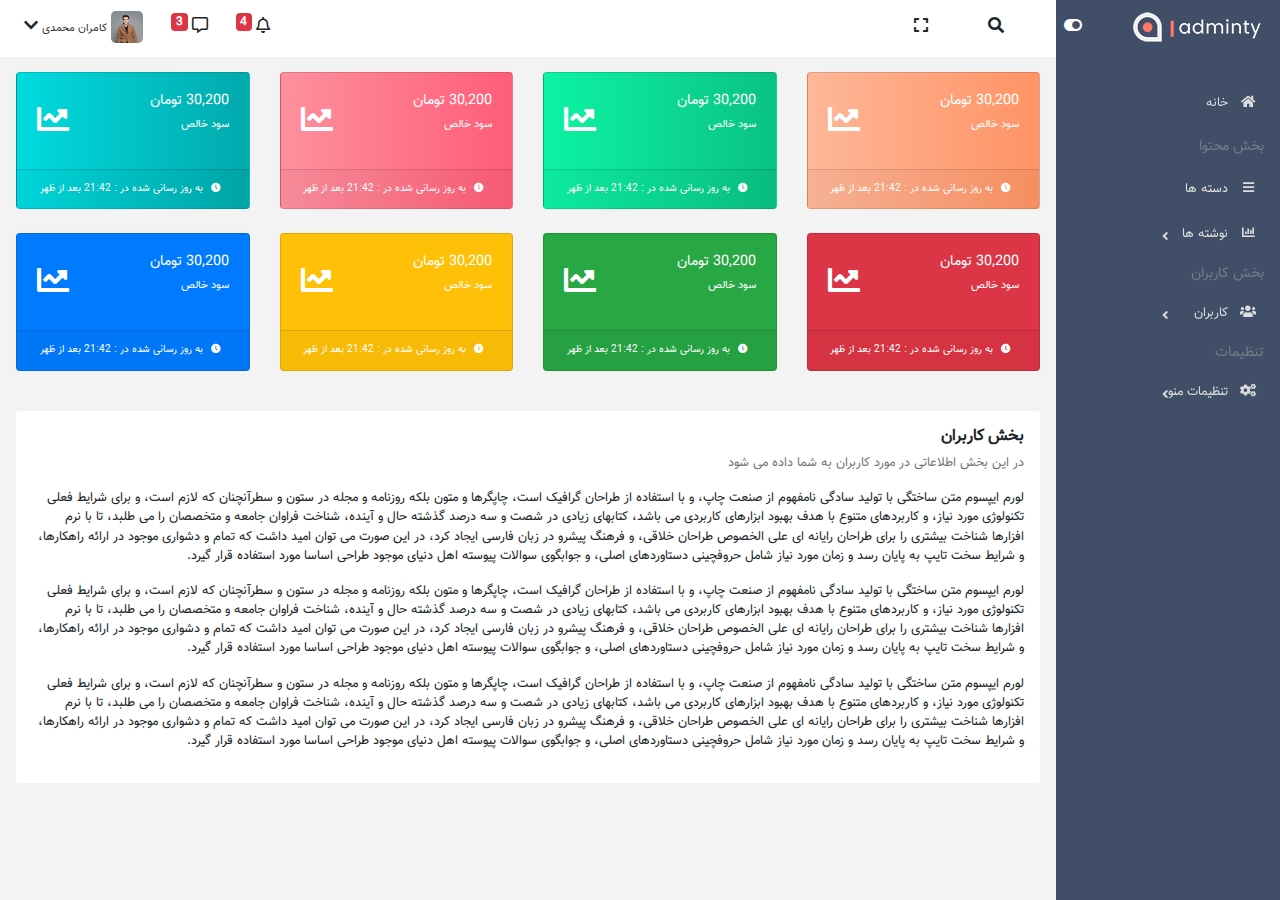
<file: admin-panel/index.html>
<!DOCTYPE html>
<html lang="en">

<head>
    <meta charset="UTF-8">
    <meta http-equiv="X-UA-Compatible" content="IE=edge">
    <meta name="viewport" content="width=device-width, initial-scale=1.0">
    <title>admin_panel</title>
    <link rel="stylesheet" href="assets/css/bootstrap/bootstrap.min.css">
    <link rel="stylesheet" href="assets/fontawesome/css/all.min.css">
    <link rel="stylesheet" href="assets/css/animate.min.css">
    <link rel="stylesheet" href="assets/css/grid.css">
    <link rel="stylesheet" href="assets/css/style.css">
</head>

<body dir="rtl">

    <!-- begin header  -->
    <header class="header bg-light">
        <section class="sidebar-header bg-gray">
            <section class="d-flex justify-content-between flex-md-row-reverse px-2">
                <span id="sidebar-toggle-show" class="d-inline d-md-none pointer"><i
                        class="fas fa-toggle-off"></i></span>
                <span id="sidebar-toggle-hide" class="d-none d-md-inline pointer"><i
                        class="fas fa-toggle-on"></i></span>
                <span>
                    <img class="logo" src="assets/images/logo.png" alt="">
                </span>
                <span class="d-md-none" id="menu-toggle"><i class="fas fa-ellipsis-h"></i></span>
            </section>
        </section>

        <section class="body-header">
            <section class="d-flex justify-content-between">
                <section>
                    <!-- right section of body-header -->
                    <span class="mr-5">
                        <!-- search-box -->
                        <span class="search-area p-2 d-none">
                            <i id="search-area-hide" class="fas fa-times pointer"></i>
                            <input type="text" class="search-input pointer">
                            <i class="fas fa-search"></i>
                        </span>
                    <i id="search-toggle" class="fas fa-search d-none d-md-inline p-1 pointer"></i>
                    </span>

                    <!-- left section of body-header -->
                    <span id="full-screen" class="pointer d-none d-md-inline p-1 mr-5">
                        <i id="screen-compress" class="fas fa-compress d-none"></i>
                        <i id="screen-expand" class="fas fa-expand "></i>
                    </span>

                </section>


                <section>
                    <span class="ml-2 ml-md-4 position-relative">
                        <span id="header-notification-toggle" class="pointer">
                            <i class="far fa-bell"></i>
                            <sup class="badge badge-danger">4</sup>
                        </span>

                    <section class="header-notification rounded">
                        <section class="d-flex justify-content-between rounded">
                            <span class="px-2">نوتیفیکیشن ها</span>
                            <span class="px-2">
                                    <span class="badge badge-danger">جدید</span>
                            </span>
                        </section>
                        <ul class="list-group rounded px-0">
                            <li class="list-group-item list-group-item-action">
                                <section class="media">
                                    <img src="assets/images/avatar-2.jpg" alt="avatar" class="notification-img">
                                    <section class="media-body pr-1">
                                        <h5 class="notification-user">محمد هاشمی</h5>
                                        <p class="notification-text">این یک متن تستی است</p>
                                        <p class="notification-time">30 دقیقه پیش</p>
                                    </section>
                                </section>
                            </li>
                            <li class="list-group-item list-group-item-action">
                                <section class="media">
                                    <img src="assets/images/avatar-2.jpg" alt="avatar" class="notification-img">
                                    <section class="media-body pr-1">
                                        <h5 class="notification-user">محمد هاشمی</h5>
                                        <p class="notification-text">این یک متن تستی است</p>
                                        <p class="notification-time">30 دقیقه پیش</p>
                                    </section>
                                </section>
                            </li>
                            <li class="list-group-item list-group-item-action">
                                <section class="media">
                                    <img src="assets/images/avatar-2.jpg" alt="avatar" class="notification-img">
                                    <section class="media-body pr-1">
                                        <h5 class="notification-user">محمد هاشمی</h5>
                                        <p class="notification-text">این یک متن تستی است</p>
                                        <p class="notification-time">30 دقیقه پیش</p>
                                    </section>
                                </section>
                            </li>
                        </ul>
                    </section>


                    </span>

                    <span id="header-comment-toggle" class="ml-2 ml-md-4 position-relative pointer">
                        <i class="far fa-comment-alt"></i>
                        <sup class="badge badge-danger">3</sup>
                    </span>

                    <section class="header-comment rounded">
                        <section class="border-bottom px-4">
                            <input type="text" class="form-control form-control-sm shadow-none my-4" placeholder="جستجو ...">
                        </section>

                        <section class="header-content-wrapper">
                            <ul class="list-group rounded px-0">
                                <li class="list-group-item list-group-item-action">
                                    <section class="media">
                                        <img src="assets/images/avatar-2.jpg" alt="avatar" class="notification-img">
                                        <section class="media-body pr-1">
                                            <section class="d-flex justify-content-between align-items-center">
                                                <h5 class="comment-user">محمد هاشمی</h5>
                                                <i class="fas fa-circle text-success comment-user-status"></i>
                                            </section>
                                        </section>
                                    </section>
                                </li>
                                <li class="list-group-item list-group-item-action">
                                    <section class="media">
                                        <img src="assets/images/avatar-2.jpg" alt="avatar" class="notification-img">
                                        <section class="media-body pr-1">
                                            <section class="d-flex justify-content-between align-items-center">
                                                <h5 class="comment-user">محمد هاشمی</h5>
                                                <i class="fas fa-circle text-success comment-user-status"></i>
                                            </section>
                                        </section>
                                    </section>
                                </li>
                                <li class="list-group-item list-group-item-action">
                                    <section class="media">
                                        <img src="assets/images/avatar-2.jpg" alt="avatar" class="notification-img">
                                        <section class="media-body pr-1">
                                            <section class="d-flex justify-content-between align-items-center">
                                                <h5 class="comment-user">محمد هاشمی</h5>
                                                <i class="fas fa-circle text-success comment-user-status"></i>
                                            </section>
                                        </section>
                                    </section>
                                </li>
                                <li class="list-group-item list-group-item-action">
                                    <section class="media">
                                        <img src="assets/images/avatar-2.jpg" alt="avatar" class="notification-img">
                                        <section class="media-body pr-1">
                                            <section class="d-flex justify-content-between align-items-center">
                                                <h5 class="comment-user">محمد هاشمی</h5>
                                                <i class="fas fa-circle text-success comment-user-status"></i>
                                            </section>
                                        </section>
                                    </section>
                                </li>
                                <li class="list-group-item list-group-item-action">
                                    <section class="media">
                                        <img src="assets/images/avatar-2.jpg" alt="avatar" class="notification-img">
                                        <section class="media-body pr-1">
                                            <section class="d-flex justify-content-between align-items-center">
                                                <h5 class="comment-user">محمد هاشمی</h5>
                                                <i class="fas fa-circle text-success comment-user-status"></i>
                                            </section>
                                        </section>
                                    </section>
                                </li>
                                <li class="list-group-item list-group-item-action">
                                    <section class="media">
                                        <img src="assets/images/avatar-2.jpg" alt="avatar" class="notification-img">
                                        <section class="media-body pr-1">
                                            <section class="d-flex justify-content-between align-items-center">
                                                <h5 class="comment-user">محمد هاشمی</h5>
                                                <i class="fas fa-circle text-success comment-user-status"></i>
                                            </section>
                                        </section>
                                    </section>
                                </li>
                                <li class="list-group-item list-group-item-action">
                                    <section class="media">
                                        <img src="assets/images/avatar-2.jpg" alt="avatar" class="notification-img">
                                        <section class="media-body pr-1">
                                            <section class="d-flex justify-content-between align-items-center">
                                                <h5 class="comment-user">محمد هاشمی</h5>
                                                <i class="fas fa-circle text-success comment-user-status"></i>
                                            </section>
                                        </section>
                                    </section>
                                </li>
                                <li class="list-group-item list-group-item-action">
                                    <section class="media">
                                        <img src="assets/images/avatar-2.jpg" alt="avatar" class="notification-img">
                                        <section class="media-body pr-1">
                                            <section class="d-flex justify-content-between align-items-center">
                                                <h5 class="comment-user">محمد هاشمی</h5>
                                                <i class="fas fa-circle text-success comment-user-status"></i>
                                            </section>
                                        </section>
                                    </section>
                                </li>
                                <li class="list-group-item list-group-item-action">
                                    <section class="media">
                                        <img src="assets/images/avatar-2.jpg" alt="avatar" class="notification-img">
                                        <section class="media-body pr-1">
                                            <section class="d-flex justify-content-between align-items-center">
                                                <h5 class="comment-user">محمد هاشمی</h5>
                                                <i class="fas fa-circle text-success comment-user-status"></i>
                                            </section>
                                        </section>
                                    </section>
                                </li>
                                <li class="list-group-item list-group-item-action">
                                    <section class="media">
                                        <img src="assets/images/avatar-2.jpg" alt="avatar" class="notification-img">
                                        <section class="media-body pr-1">
                                            <section class="d-flex justify-content-between align-items-center">
                                                <h5 class="comment-user">محمد هاشمی</h5>
                                                <i class="fas fa-circle text-success comment-user-status"></i>
                                            </section>
                                        </section>
                                    </section>
                                </li>
                                <li class="list-group-item list-group-item-action">
                                    <section class="media">
                                        <img src="assets/images/avatar-2.jpg" alt="avatar" class="notification-img">
                                        <section class="media-body pr-1">
                                            <section class="d-flex justify-content-between align-items-center">
                                                <h5 class="comment-user">محمد هاشمی</h5>
                                                <i class="fas fa-circle text-success comment-user-status"></i>
                                            </section>
                                        </section>
                                    </section>
                                </li>
                                <li class="list-group-item list-group-item-action">
                                    <section class="media">
                                        <img src="assets/images/avatar-2.jpg" alt="avatar" class="notification-img">
                                        <section class="media-body pr-1">
                                            <section class="d-flex justify-content-between align-items-center">
                                                <h5 class="comment-user">محمد هاشمی</h5>
                                                <i class="fas fa-circle text-success comment-user-status"></i>
                                            </section>
                                        </section>
                                    </section>
                                </li>
                                <li class="list-group-item list-group-item-action">
                                    <section class="media">
                                        <img src="assets/images/avatar-2.jpg" alt="avatar" class="notification-img">
                                        <section class="media-body pr-1">
                                            <section class="d-flex justify-content-between align-items-center">
                                                <h5 class="comment-user">محمد هاشمی</h5>
                                                <i class="fas fa-circle text-success comment-user-status"></i>
                                            </section>
                                        </section>
                                    </section>
                                </li>
                            </ul>
                        </section>

                    </section>

                    <span id="header-profile-toggle" class="ml-2 ml-md-4 position-relative pointer">
                        <span>
                            <img src="assets/images/avatar-2.jpg" alt="avatar" class="header-avatar">
                            <span class="header-username">کامران محمدی</span>
                    <span><i class="fas fa-chevron-down"></i></span>
                    </span>

                    <section class="header-profile rounded">
                        <section class="list-group rounded">
                            <a href="#" class="list-group-item list-group-item-action header-profile-link">
                                <i class="fas fa-cog"></i> تنظیمات
                            </a>
                            <a href="#" class="list-group-item list-group-item-action header-profile-link">
                                <i class="fas fa-user"></i> کاربر
                            </a>
                            <a href="#" class="list-group-item list-group-item-action header-profile-link">
                                <i class="far fa-envelope"></i> پیام ها
                            </a>
                            <a href="#" class="list-group-item list-group-item-action header-profile-link">
                                <i class="fas fa-lock"></i> قفل صفحه
                            </a>
                            <a href="#" class="list-group-item list-group-item-action header-profile-link">
                                <i class="fas fa-sign-out-alt"></i> خروج
                            </a>
                        </section>
                    </section>
                    </span>

                </section>

            </section>
        </section>

    </header>


    <section class="body-container">

        <aside class="sidebar">
            <section class="sidebar-container">
                <section class="sidebar-container-wrapper">

                    <a href="#" class="sidebar-link">
                        <i class="fas fa-home"></i>
                        <span>خانه</span>
                    </a>

                    <section class="sidebar-title">بخش محتوا</section>

                    <a href="#" class="sidebar-link">
                        <i class="fas fa-bars"></i>
                        <span>دسته ها</span>
                    </a>

                    <section class="sidebar-group-link">
                        <section class="sidebar-dropdown-toggle">
                            <i class="fas fa-chart-bar icon"></i>
                            <span>نوشته ها</span>
                            <i class="fas fa-angle-left angle"></i>
                        </section>
                        <section class="sidebar-dropdown">
                            <a href="#">مقالات</a>
                            <a href="#">پست ها </a>
                            <a href="#">دوره ها</a>
                        </section>
                    </section>


                    <section class="sidebar-title">بخش کاربران</section>

                    <section class="sidebar-group-link">
                        <section class="sidebar-dropdown-toggle">
                            <i class="fas fa-users icon"></i>
                            <span>کاربران</span>
                            <i class="fas fa-angle-left angle"></i>
                        </section>
                        <section class="sidebar-dropdown">
                            <a href="#">ادمین</a>
                            <a href="#">مدرس ها </a>
                            <a href="#">دانشجو </a>
                        </section>
                    </section>


                    <section class="sidebar-title">تنظیمات</section>


                    <section class="sidebar-group-link">
                        <section class="sidebar-dropdown-toggle">
                            <i class="fas fa-cogs icon"></i>
                            <span>تنظیمات منو</span>
                            <i class="fas fa-angle-left angle"></i>
                        </section>
                        <section class="sidebar-dropdown">
                            <a href="#">منوی هدر</a>
                            <a href="#"> منوی فوتر </a>
                        </section>
                    </section>

                </section>
            </section>
        </aside>


        <section class="main-body">

            <div class="row">
                <section class="col-lg-3  col-md-6 col-12  ">
                    <a href="#" class="d-block text-decoration-none mb-4">
                        <section class="card text-white bg-custom-yellow">
                            <section class="card-body">
                                <section class="d-flex justify-content-between align-items-center">
                                    <section class="info-box-body">
                                        <h5>30,200 تومان</h5>
                                        <p>سود خالص </p>
                                    </section>
                                    <section class="info-box-icon">
                                        <i class="fas fa-chart-line"></i>
                                    </section>
                                </section>
                            </section>
                            <section class="card-footer info-box-footer">
                                <i class="fas fa-clock mx-2"></i>به روز رسانی شده در : 21:42 بعد از ظهر
                            </section>
                        </section>
                    </a>
                </section>
                <section class="col-lg-3  col-md-6 col-12  ">
                    <a href="#" class="d-block text-decoration-none mb-4">
                        <section class="card text-white bg-custom-green">
                            <section class="card-body">
                                <section class="d-flex justify-content-between align-items-center">
                                    <section class="info-box-body">
                                        <h5>30,200 تومان</h5>
                                        <p>سود خالص </p>
                                    </section>
                                    <section class="info-box-icon">
                                        <i class="fas fa-chart-line"></i>
                                    </section>
                                </section>
                            </section>
                            <section class="card-footer info-box-footer">
                                <i class="fas fa-clock mx-2"></i>به روز رسانی شده در : 21:42 بعد از ظهر
                            </section>
                        </section>
                    </a>
                </section>
                <section class="col-lg-3  col-md-6 col-12  ">
                    <a href="#" class="d-block text-decoration-none mb-4">
                        <section class="card text-white bg-custom-pink">
                            <section class="card-body">
                                <section class="d-flex justify-content-between align-items-center">
                                    <section class="info-box-body">
                                        <h5>30,200 تومان</h5>
                                        <p>سود خالص </p>
                                    </section>
                                    <section class="info-box-icon">
                                        <i class="fas fa-chart-line"></i>
                                    </section>
                                </section>
                            </section>
                            <section class="card-footer info-box-footer">
                                <i class="fas fa-clock mx-2"></i>به روز رسانی شده در : 21:42 بعد از ظهر
                            </section>
                        </section>
                    </a>
                </section>
                <section class="col-lg-3  col-md-6 col-12  ">
                    <a href="#" class="d-block text-decoration-none mb-4">
                        <section class="card text-white bg-custom-blue">
                            <section class="card-body">
                                <section class="d-flex justify-content-between align-items-center">
                                    <section class="info-box-body">
                                        <h5>30,200 تومان</h5>
                                        <p>سود خالص </p>
                                    </section>
                                    <section class="info-box-icon">
                                        <i class="fas fa-chart-line"></i>
                                    </section>
                                </section>
                            </section>
                            <section class="card-footer info-box-footer">
                                <i class="fas fa-clock mx-2"></i>به روز رسانی شده در : 21:42 بعد از ظهر
                            </section>
                        </section>
                    </a>
                </section>
                <section class="col-lg-3  col-md-6 col-12  ">
                    <a href="#" class="d-block text-decoration-none mb-4">
                        <section class="card text-white bg-danger">
                            <section class="card-body">
                                <section class="d-flex justify-content-between align-items-center">
                                    <section class="info-box-body">
                                        <h5>30,200 تومان</h5>
                                        <p>سود خالص </p>
                                    </section>
                                    <section class="info-box-icon">
                                        <i class="fas fa-chart-line"></i>
                                    </section>
                                </section>
                            </section>
                            <section class="card-footer info-box-footer">
                                <i class="fas fa-clock mx-2"></i>به روز رسانی شده در : 21:42 بعد از ظهر
                            </section>
                        </section>
                    </a>
                </section>
                <section class="col-lg-3  col-md-6 col-12  ">
                    <a href="#" class="d-block text-decoration-none mb-4">
                        <section class="card text-white bg-success">
                            <section class="card-body">
                                <section class="d-flex justify-content-between align-items-center">
                                    <section class="info-box-body">
                                        <h5>30,200 تومان</h5>
                                        <p>سود خالص </p>
                                    </section>
                                    <section class="info-box-icon">
                                        <i class="fas fa-chart-line"></i>
                                    </section>
                                </section>
                            </section>
                            <section class="card-footer info-box-footer">
                                <i class="fas fa-clock mx-2"></i>به روز رسانی شده در : 21:42 بعد از ظهر
                            </section>
                        </section>
                    </a>
                </section>
                <section class="col-lg-3  col-md-6 col-12  ">
                    <a href="#" class="d-block text-decoration-none mb-4">
                        <section class="card text-white bg-warning">
                            <section class="card-body">
                                <section class="d-flex justify-content-between align-items-center">
                                    <section class="info-box-body">
                                        <h5>30,200 تومان</h5>
                                        <p>سود خالص </p>
                                    </section>
                                    <section class="info-box-icon">
                                        <i class="fas fa-chart-line"></i>
                                    </section>
                                </section>
                            </section>
                            <section class="card-footer info-box-footer">
                                <i class="fas fa-clock mx-2"></i>به روز رسانی شده در : 21:42 بعد از ظهر
                            </section>
                        </section>
                    </a>
                </section>
                <section class="col-lg-3  col-md-6 col-12  ">
                    <a href="#" class="d-block text-decoration-none mb-4">
                        <section class="card text-white bg-primary">
                            <section class="card-body">
                                <section class="d-flex justify-content-between align-items-center">
                                    <section class="info-box-body">
                                        <h5>30,200 تومان</h5>
                                        <p>سود خالص </p>
                                    </section>
                                    <section class="info-box-icon">
                                        <i class="fas fa-chart-line"></i>
                                    </section>
                                </section>
                            </section>
                            <section class="card-footer info-box-footer">
                                <i class="fas fa-clock mx-2"></i>به روز رسانی شده در : 21:42 بعد از ظهر
                            </section>
                        </section>
                    </a>
                </section>
            </div>

            <div class="row">
                <section class="col-12">
                    <section class="main-body-container">
                        <section class="main-body-container-header">
                            <h5>بخش کاربران</h5>
                            <p>در این بخش اطلاعاتی در مورد کاربران به شما داده می شود</p>
                        </section>
                        <section class="body-content">
                            <p>لورم ایپسوم متن ساختگی با تولید سادگی نامفهوم از صنعت چاپ، و با استفاده از طراحان گرافیک است، چاپگرها و متون بلکه روزنامه و مجله در ستون و سطرآنچنان که لازم است، و برای شرایط فعلی تکنولوژی مورد نیاز، و کاربردهای متنوع با هدف
                                بهبود ابزارهای کاربردی می باشد، کتابهای زیادی در شصت و سه درصد گذشته حال و آینده، شناخت فراوان جامعه و متخصصان را می طلبد، تا با نرم افزارها شناخت بیشتری را برای طراحان رایانه ای علی الخصوص طراحان خلاقی، و فرهنگ پیشرو در
                                زبان فارسی ایجاد کرد، در این صورت می توان امید داشت که تمام و دشواری موجود در ارائه راهکارها، و شرایط سخت تایپ به پایان رسد و زمان مورد نیاز شامل حروفچینی دستاوردهای اصلی، و جوابگوی سوالات پیوسته اهل دنیای موجود طراحی اساسا
                                مورد استفاده قرار گیرد.
                            </p>

                            <p>لورم ایپسوم متن ساختگی با تولید سادگی نامفهوم از صنعت چاپ، و با استفاده از طراحان گرافیک است، چاپگرها و متون بلکه روزنامه و مجله در ستون و سطرآنچنان که لازم است، و برای شرایط فعلی تکنولوژی مورد نیاز، و کاربردهای متنوع با هدف
                                بهبود ابزارهای کاربردی می باشد، کتابهای زیادی در شصت و سه درصد گذشته حال و آینده، شناخت فراوان جامعه و متخصصان را می طلبد، تا با نرم افزارها شناخت بیشتری را برای طراحان رایانه ای علی الخصوص طراحان خلاقی، و فرهنگ پیشرو در
                                زبان فارسی ایجاد کرد، در این صورت می توان امید داشت که تمام و دشواری موجود در ارائه راهکارها، و شرایط سخت تایپ به پایان رسد و زمان مورد نیاز شامل حروفچینی دستاوردهای اصلی، و جوابگوی سوالات پیوسته اهل دنیای موجود طراحی اساسا
                                مورد استفاده قرار گیرد.
                            </p>

                            <p>لورم ایپسوم متن ساختگی با تولید سادگی نامفهوم از صنعت چاپ، و با استفاده از طراحان گرافیک است، چاپگرها و متون بلکه روزنامه و مجله در ستون و سطرآنچنان که لازم است، و برای شرایط فعلی تکنولوژی مورد نیاز، و کاربردهای متنوع با هدف
                                بهبود ابزارهای کاربردی می باشد، کتابهای زیادی در شصت و سه درصد گذشته حال و آینده، شناخت فراوان جامعه و متخصصان را می طلبد، تا با نرم افزارها شناخت بیشتری را برای طراحان رایانه ای علی الخصوص طراحان خلاقی، و فرهنگ پیشرو در
                                زبان فارسی ایجاد کرد، در این صورت می توان امید داشت که تمام و دشواری موجود در ارائه راهکارها، و شرایط سخت تایپ به پایان رسد و زمان مورد نیاز شامل حروفچینی دستاوردهای اصلی، و جوابگوی سوالات پیوسته اهل دنیای موجود طراحی اساسا
                                مورد استفاده قرار گیرد.
                            </p>
                        </section>
                    </section>
                </section>
            </div>
        </section>
    </section>

    <script src="assets/js/jquery-3.5.1.min.js"></script>
    <script src="assets/js/popper.js"></script>
    <script src="assets/js/bootstrap/bootstrap.min.js"></script>
    <script src="assets/js/grid.js"></script>
</body>

</html>
</file>
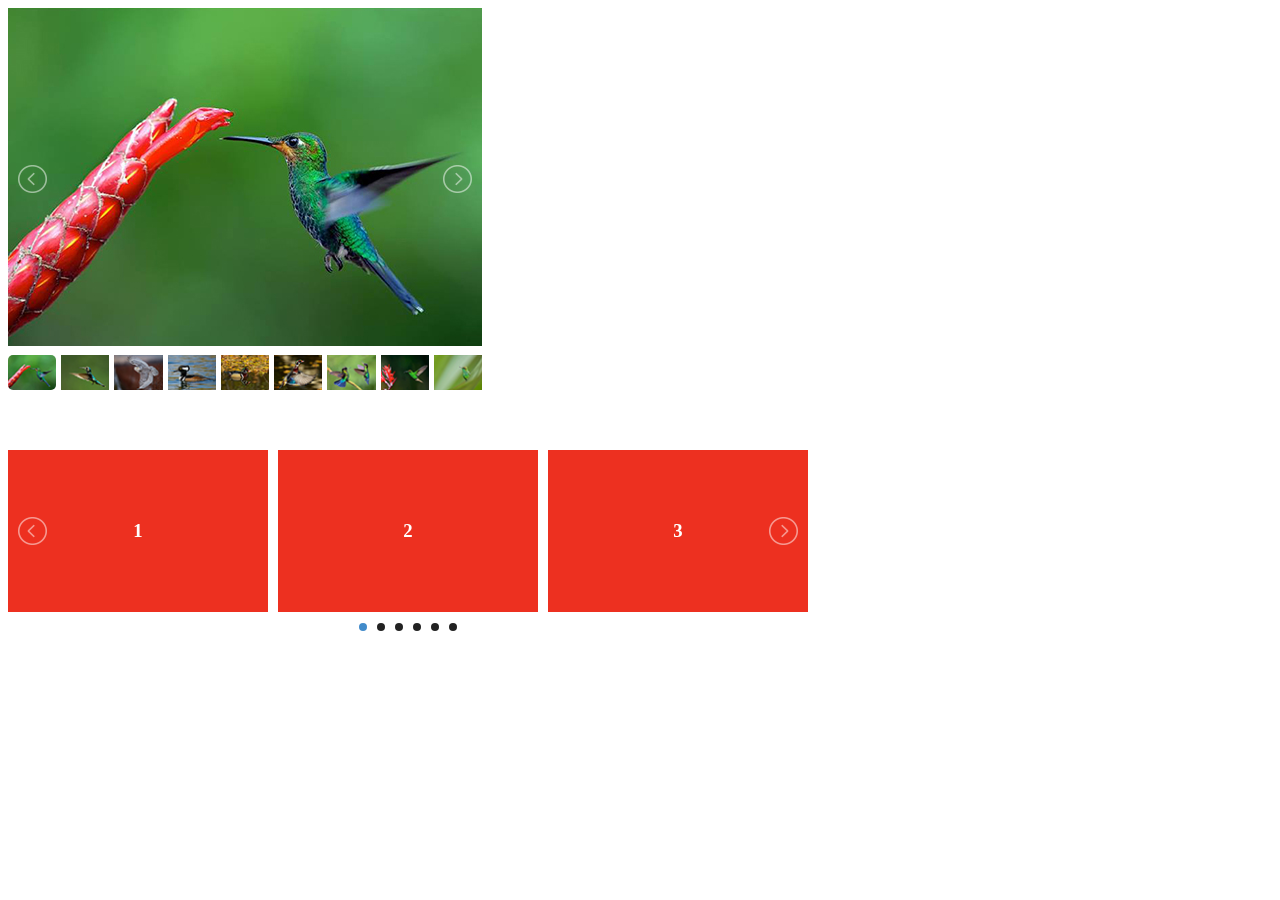
<file: engineering company/lightslider-master/lightslider-master/demo/index.html>
<!DOCTYPE html>
<html lang="en">
    <head>
    <title>lightSlider Demo</title>
    <meta charset="utf-8">
    <meta http-equiv="X-UA-Compatible" content="IE=edge">
    <meta name="description" content="">
    <link rel="stylesheet"  href="../src/css/lightslider.css"/>
    <style>
    	ul{
			list-style: none outside none;
		    padding-left: 0;
            margin: 0;
		}
        .demo .item{
            margin-bottom: 60px;
        }
		.content-slider li{
		    background-color: #ed3020;
		    text-align: center;
		    color: #FFF;
		}
		.content-slider h3 {
		    margin: 0;
		    padding: 70px 0;
		}
		.demo{
			width: 800px;
		}
    </style>
    <script src="http://ajax.googleapis.com/ajax/libs/jquery/1.9.1/jquery.min.js"></script>
    <script src="../src/js/lightslider.js"></script> 
    <script>
    	 $(document).ready(function() {
			$("#content-slider").lightSlider({
                loop:true,
                keyPress:true
            });
            $('#image-gallery').lightSlider({
                gallery:true,
                item:1,
                thumbItem:9,
                slideMargin: 0,
                speed:500,
                auto:true,
                loop:true,
                onSliderLoad: function() {
                    $('#image-gallery').removeClass('cS-hidden');
                }  
            });
		});
    </script>
</head>
<body>
	<div class="demo">
        <div class="item">            
            <div class="clearfix" style="max-width:474px;">
                <ul id="image-gallery" class="gallery list-unstyled cS-hidden">
                    <li data-thumb="img/thumb/cS-1.jpg"> 
                        <img src="img/cS-1.jpg" />
                         </li>
                    <li data-thumb="img/thumb/cS-2.jpg"> 
                        <img src="img/cS-2.jpg" />
                         </li>
                    <li data-thumb="img/thumb/cS-3.jpg"> 
                        <img src="img/cS-3.jpg" />
                         </li>
                    <li data-thumb="img/thumb/cS-4.jpg"> 
                        <img src="img/cS-4.jpg" />
                         </li>
                    <li data-thumb="img/thumb/cS-5.jpg"> 
                        <img src="img/cS-5.jpg" />
                         </li>
                    <li data-thumb="img/thumb/cS-6.jpg"> 
                        <img src="img/cS-6.jpg" />
                         </li>
                    <li data-thumb="img/thumb/cS-7.jpg"> 
                        <img src="img/cS-7.jpg" />
                         </li>
                    <li data-thumb="img/thumb/cS-8.jpg"> 
                        <img src="img/cS-8.jpg" />
                         </li>
                    <li data-thumb="img/thumb/cS-9.jpg"> 
                        <img src="img/cS-9.jpg" />
                         </li>
                    <li data-thumb="img/thumb/cS-10.jpg"> 
                        <img src="img/cS-10.jpg" />
                         </li>
                    <li data-thumb="img/thumb/cS-11.jpg"> 
                        <img src="img/cS-11.jpg" />
                         </li>
                    <li data-thumb="img/thumb/cS-12.jpg"> 
                        <img src="img/cS-12.jpg" />
                         </li>
                    <li data-thumb="img/thumb/cS-13.jpg"> 
                        <img src="img/cS-13.jpg" />
                         </li>
                    <li data-thumb="img/thumb/cS-14.jpg"> 
                        <img src="img/cS-14.jpg" />
                         </li>
                    <li data-thumb="img/thumb/cS-15.jpg"> 
                        <img src="img/cS-15.jpg" />
                         </li>
                </ul>
            </div>
        </div>
        <div class="item">
            <ul id="content-slider" class="content-slider">
                <li>
                    <h3>1</h3>
                </li>
                <li>
                    <h3>2</h3>
                </li>
                <li>
                    <h3>3</h3>
                </li>
                <li>
                    <h3>4</h3>
                </li>
                <li>
                    <h3>5</h3>
                </li>
                <li>
                    <h3>6</h3>
                </li>
            </ul>
        </div>

    </div>	
</body>
</file>
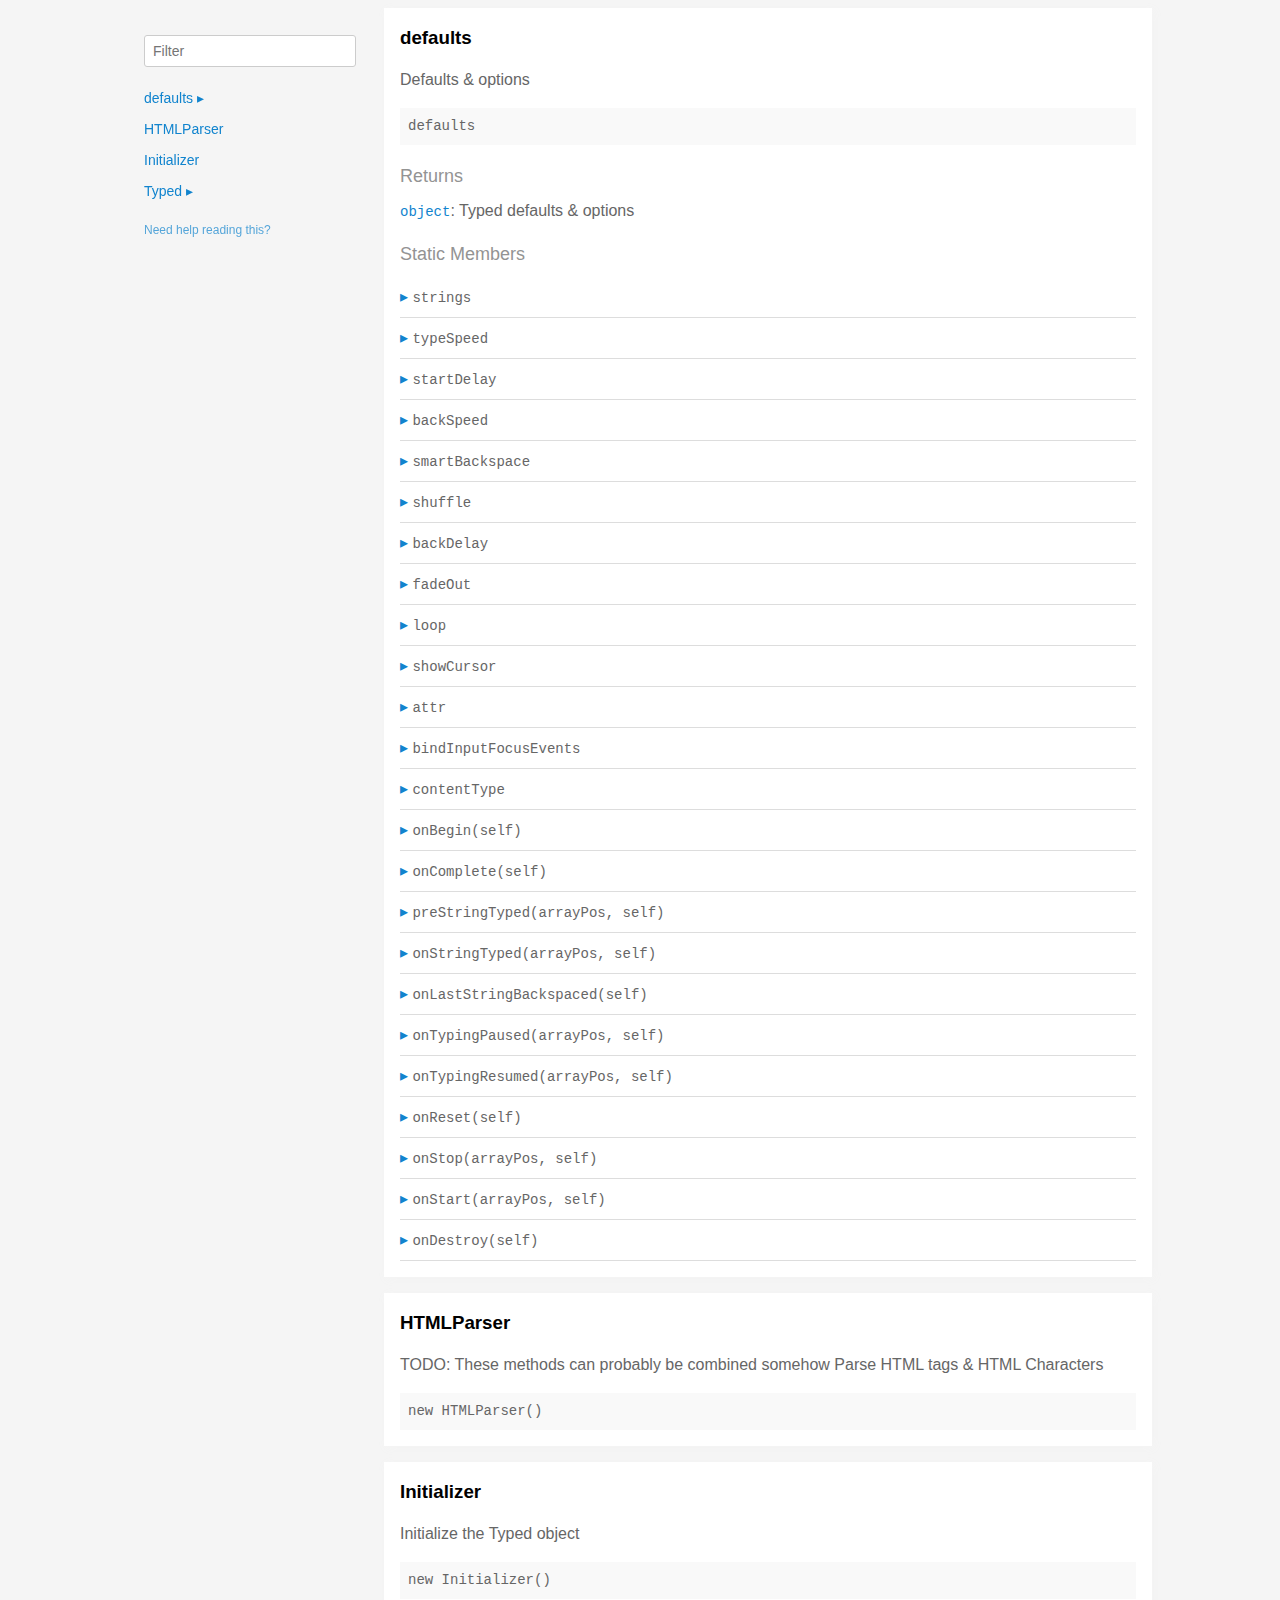
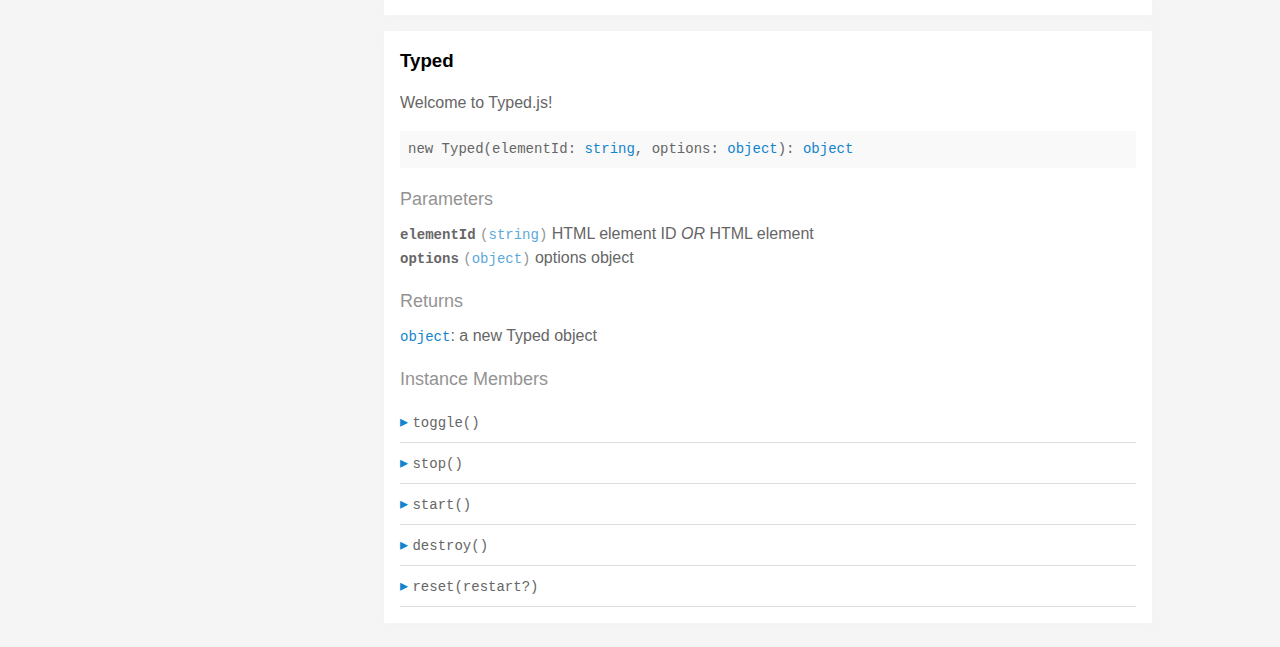
<file: engineering company/typed.js-master/typed.js-master/docs/index.html>
<!doctype html>
<html>
<head>
  <meta charset='utf-8' />
  <title>  | Documentation</title>
  <meta name='viewport' content='width=device-width,initial-scale=1'>
  <link href='assets/bass.css' type='text/css' rel='stylesheet' />
  <link href='assets/style.css' type='text/css' rel='stylesheet' />
  <link href='assets/github.css' type='text/css' rel='stylesheet' />
</head>
<body class='documentation'>
  <div class='max-width-4 mx-auto'>
    <div class='clearfix md-mxn2'>
      <div class='fixed xs-hide fix-3 overflow-auto max-height-100'>
        <div class='py1 px2'>
          <h3 class='mb0 no-anchor'></h3>
          <div class='mb1'><code></code></div>
          <input
            placeholder='Filter'
            id='filter-input'
            class='col12 block input'
            type='text' />
          <div id='toc'>
            <ul class='list-reset h5 py1-ul'>
              
                
                <li><a
                  href='#defaults'
                  class=" toggle-sibling">
                  defaults
                  <span class='icon'>▸</span>
                </a>
                
                <div class='toggle-target display-none'>
                  
                  <ul class='list-reset py1-ul pl1'>
                    <li class='h5'><span>Static members</span></li>
                    
                      <li><a
                        href='#defaults.strings'
                        class='regular pre-open'>
                        .strings
                      </a></li>
                    
                      <li><a
                        href='#defaults.typeSpeed'
                        class='regular pre-open'>
                        .typeSpeed
                      </a></li>
                    
                      <li><a
                        href='#defaults.startDelay'
                        class='regular pre-open'>
                        .startDelay
                      </a></li>
                    
                      <li><a
                        href='#defaults.backSpeed'
                        class='regular pre-open'>
                        .backSpeed
                      </a></li>
                    
                      <li><a
                        href='#defaults.smartBackspace'
                        class='regular pre-open'>
                        .smartBackspace
                      </a></li>
                    
                      <li><a
                        href='#defaults.shuffle'
                        class='regular pre-open'>
                        .shuffle
                      </a></li>
                    
                      <li><a
                        href='#defaults.backDelay'
                        class='regular pre-open'>
                        .backDelay
                      </a></li>
                    
                      <li><a
                        href='#defaults.fadeOut'
                        class='regular pre-open'>
                        .fadeOut
                      </a></li>
                    
                      <li><a
                        href='#defaults.loop'
                        class='regular pre-open'>
                        .loop
                      </a></li>
                    
                      <li><a
                        href='#defaults.showCursor'
                        class='regular pre-open'>
                        .showCursor
                      </a></li>
                    
                      <li><a
                        href='#defaults.attr'
                        class='regular pre-open'>
                        .attr
                      </a></li>
                    
                      <li><a
                        href='#defaults.bindInputFocusEvents'
                        class='regular pre-open'>
                        .bindInputFocusEvents
                      </a></li>
                    
                      <li><a
                        href='#defaults.contentType'
                        class='regular pre-open'>
                        .contentType
                      </a></li>

                      <li><a
                        href='#defaults.onBegin'
                        class='regular pre-open'>
                        .onBegin
                      </a></li>

                      <li><a
                        href='#defaults.onComplete'
                        class='regular pre-open'>
                        .onComplete
                      </a></li>
                    
                      <li><a
                        href='#defaults.preStringTyped'
                        class='regular pre-open'>
                        .preStringTyped
                      </a></li>
                    
                      <li><a
                        href='#defaults.onStringTyped'
                        class='regular pre-open'>
                        .onStringTyped
                      </a></li>
                    
                      <li><a
                        href='#defaults.onLastStringBackspaced'
                        class='regular pre-open'>
                        .onLastStringBackspaced
                      </a></li>
                    
                      <li><a
                        href='#defaults.onTypingPaused'
                        class='regular pre-open'>
                        .onTypingPaused
                      </a></li>
                    
                      <li><a
                        href='#defaults.onTypingResumed'
                        class='regular pre-open'>
                        .onTypingResumed
                      </a></li>
                    
                      <li><a
                        href='#defaults.onReset'
                        class='regular pre-open'>
                        .onReset
                      </a></li>
                    
                      <li><a
                        href='#defaults.onStop'
                        class='regular pre-open'>
                        .onStop
                      </a></li>
                    
                      <li><a
                        href='#defaults.onStart'
                        class='regular pre-open'>
                        .onStart
                      </a></li>
                    
                      <li><a
                        href='#defaults.onDestroy'
                        class='regular pre-open'>
                        .onDestroy
                      </a></li>
                    
                    </ul>
                  
                  
                  
                </div>
                
                </li>
              
                
                <li><a
                  href='#htmlparser'
                  class="">
                  HTMLParser
                  
                </a>
                
                </li>
              
                
                <li><a
                  href='#initializer'
                  class="">
                  Initializer
                  
                </a>
                
                </li>
              
                
                <li><a
                  href='#typed'
                  class=" toggle-sibling">
                  Typed
                  <span class='icon'>▸</span>
                </a>
                
                <div class='toggle-target display-none'>
                  
                  
                    <ul class='list-reset py1-ul pl1'>
                      <li class='h5'><span>Instance members</span></li>
                      
                      <li><a
                        href='#Typed#toggle'
                        class='regular pre-open'>
                        #toggle
                      </a></li>
                      
                      <li><a
                        href='#Typed#stop'
                        class='regular pre-open'>
                        #stop
                      </a></li>
                      
                      <li><a
                        href='#Typed#start'
                        class='regular pre-open'>
                        #start
                      </a></li>
                      
                      <li><a
                        href='#Typed#destroy'
                        class='regular pre-open'>
                        #destroy
                      </a></li>
                      
                      <li><a
                        href='#Typed#reset'
                        class='regular pre-open'>
                        #reset
                      </a></li>
                      
                    </ul>
                  
                  
                </div>
                
                </li>
              
            </ul>
          </div>
          <div class='mt1 h6 quiet'>
            <a href='http://documentation.js.org/reading-documentation.html'>Need help reading this?</a>
          </div>
        </div>
      </div>
      <div class='fix-margin-3'>
        
          
            <section class='p2 mb2 clearfix bg-white minishadow'>

  
  <div class='clearfix'>
    
    <h3 class='fl m0' id='defaults'>
      defaults
    </h3>
    
    
  </div>
  

  <p>Defaults &#x26; options</p>


  <div class='pre p1 fill-light mt0'>defaults</div>
  
  

  
  
  
  
  

  

  

  
    
      <div class='py1 quiet mt1 prose-big'>Returns</div>
      <code><a href="https://developer.mozilla.org/en-US/docs/Web/JavaScript/Reference/Global_Objects/Object">object</a></code>:
        Typed defaults &#x26; options

      
    
  

  

  

  
    <div class='py1 quiet mt1 prose-big'>Static Members</div>
    <div class="clearfix">
  
    <div class='border-bottom' id='defaults.strings'>
      <div class="clearfix small pointer toggle-sibling">
        <div class="py1 contain">
            <a class='icon pin-right py1 dark-link caret-right'>▸</a>
            <span class='code strong strong truncate'>strings</span>
        </div>
      </div>
      <div class="clearfix display-none toggle-target">
        <section class='p2 mb2 clearfix bg-white minishadow'>

  

  

  <div class='pre p1 fill-light mt0'>strings</div>
  
  

  
  
  
  
  

  

  
    <div class='py1 quiet mt1 prose-big'>Properties</div>
    <div>
      
        <div class='space-bottom0'>
          <span class='code bold'>strings</span> <code class='quiet'>(<a href="https://developer.mozilla.org/en-US/docs/Web/JavaScript/Reference/Global_Objects/Array">array</a>)</code>
          : strings to be typed

          
        </div>
      
        <div class='space-bottom0'>
          <span class='code bold'>stringsElement</span> <code class='quiet'>(<a href="https://developer.mozilla.org/en-US/docs/Web/JavaScript/Reference/Global_Objects/String">string</a>)</code>
          : ID of element containing string children

          
        </div>
      
    </div>
  

  

  

  

  

  

  
</section>

      </div>
    </div>
  
    <div class='border-bottom' id='defaults.typeSpeed'>
      <div class="clearfix small pointer toggle-sibling">
        <div class="py1 contain">
            <a class='icon pin-right py1 dark-link caret-right'>▸</a>
            <span class='code strong strong truncate'>typeSpeed</span>
        </div>
      </div>
      <div class="clearfix display-none toggle-target">
        <section class='p2 mb2 clearfix bg-white minishadow'>

  

  

  <div class='pre p1 fill-light mt0'>typeSpeed</div>
  
  

  
  
  
  
  

  

  
    <div class='py1 quiet mt1 prose-big'>Properties</div>
    <div>
      
        <div class='space-bottom0'>
          <span class='code bold'>typeSpeed</span> <code class='quiet'>(<a href="https://developer.mozilla.org/en-US/docs/Web/JavaScript/Reference/Global_Objects/Number">number</a>)</code>
          : type speed in milliseconds

          
        </div>
      
    </div>
  

  

  

  

  

  

  
</section>

      </div>
    </div>
  
    <div class='border-bottom' id='defaults.startDelay'>
      <div class="clearfix small pointer toggle-sibling">
        <div class="py1 contain">
            <a class='icon pin-right py1 dark-link caret-right'>▸</a>
            <span class='code strong strong truncate'>startDelay</span>
        </div>
      </div>
      <div class="clearfix display-none toggle-target">
        <section class='p2 mb2 clearfix bg-white minishadow'>

  

  

  <div class='pre p1 fill-light mt0'>startDelay</div>
  
  

  
  
  
  
  

  

  
    <div class='py1 quiet mt1 prose-big'>Properties</div>
    <div>
      
        <div class='space-bottom0'>
          <span class='code bold'>startDelay</span> <code class='quiet'>(<a href="https://developer.mozilla.org/en-US/docs/Web/JavaScript/Reference/Global_Objects/Number">number</a>)</code>
          : time before typing starts in milliseconds

          
        </div>
      
    </div>
  

  

  

  

  

  

  
</section>

      </div>
    </div>
  
    <div class='border-bottom' id='defaults.backSpeed'>
      <div class="clearfix small pointer toggle-sibling">
        <div class="py1 contain">
            <a class='icon pin-right py1 dark-link caret-right'>▸</a>
            <span class='code strong strong truncate'>backSpeed</span>
        </div>
      </div>
      <div class="clearfix display-none toggle-target">
        <section class='p2 mb2 clearfix bg-white minishadow'>

  

  

  <div class='pre p1 fill-light mt0'>backSpeed</div>
  
  

  
  
  
  
  

  

  
    <div class='py1 quiet mt1 prose-big'>Properties</div>
    <div>
      
        <div class='space-bottom0'>
          <span class='code bold'>backSpeed</span> <code class='quiet'>(<a href="https://developer.mozilla.org/en-US/docs/Web/JavaScript/Reference/Global_Objects/Number">number</a>)</code>
          : backspacing speed in milliseconds

          
        </div>
      
    </div>
  

  

  

  

  

  

  
</section>

      </div>
    </div>
  
    <div class='border-bottom' id='defaults.smartBackspace'>
      <div class="clearfix small pointer toggle-sibling">
        <div class="py1 contain">
            <a class='icon pin-right py1 dark-link caret-right'>▸</a>
            <span class='code strong strong truncate'>smartBackspace</span>
        </div>
      </div>
      <div class="clearfix display-none toggle-target">
        <section class='p2 mb2 clearfix bg-white minishadow'>

  

  

  <div class='pre p1 fill-light mt0'>smartBackspace</div>
  
  

  
  
  
  
  

  

  
    <div class='py1 quiet mt1 prose-big'>Properties</div>
    <div>
      
        <div class='space-bottom0'>
          <span class='code bold'>smartBackspace</span> <code class='quiet'>(<a href="https://developer.mozilla.org/en-US/docs/Web/JavaScript/Reference/Global_Objects/Boolean">boolean</a>)</code>
          : only backspace what doesn't match the previous string

          
        </div>
      
    </div>
  

  

  

  

  

  

  
</section>

      </div>
    </div>
  
    <div class='border-bottom' id='defaults.shuffle'>
      <div class="clearfix small pointer toggle-sibling">
        <div class="py1 contain">
            <a class='icon pin-right py1 dark-link caret-right'>▸</a>
            <span class='code strong strong truncate'>shuffle</span>
        </div>
      </div>
      <div class="clearfix display-none toggle-target">
        <section class='p2 mb2 clearfix bg-white minishadow'>

  

  

  <div class='pre p1 fill-light mt0'>shuffle</div>
  
  

  
  
  
  
  

  

  
    <div class='py1 quiet mt1 prose-big'>Properties</div>
    <div>
      
        <div class='space-bottom0'>
          <span class='code bold'>shuffle</span> <code class='quiet'>(<a href="https://developer.mozilla.org/en-US/docs/Web/JavaScript/Reference/Global_Objects/Boolean">boolean</a>)</code>
          : shuffle the strings

          
        </div>
      
    </div>
  

  

  

  

  

  

  
</section>

      </div>
    </div>
  
    <div class='border-bottom' id='defaults.backDelay'>
      <div class="clearfix small pointer toggle-sibling">
        <div class="py1 contain">
            <a class='icon pin-right py1 dark-link caret-right'>▸</a>
            <span class='code strong strong truncate'>backDelay</span>
        </div>
      </div>
      <div class="clearfix display-none toggle-target">
        <section class='p2 mb2 clearfix bg-white minishadow'>

  

  

  <div class='pre p1 fill-light mt0'>backDelay</div>
  
  

  
  
  
  
  

  

  
    <div class='py1 quiet mt1 prose-big'>Properties</div>
    <div>
      
        <div class='space-bottom0'>
          <span class='code bold'>backDelay</span> <code class='quiet'>(<a href="https://developer.mozilla.org/en-US/docs/Web/JavaScript/Reference/Global_Objects/Number">number</a>)</code>
          : time before backspacing in milliseconds

          
        </div>
      
    </div>
  

  

  

  

  

  

  
</section>

      </div>
    </div>
  
    <div class='border-bottom' id='defaults.fadeOut'>
      <div class="clearfix small pointer toggle-sibling">
        <div class="py1 contain">
            <a class='icon pin-right py1 dark-link caret-right'>▸</a>
            <span class='code strong strong truncate'>fadeOut</span>
        </div>
      </div>
      <div class="clearfix display-none toggle-target">
        <section class='p2 mb2 clearfix bg-white minishadow'>

  

  

  <div class='pre p1 fill-light mt0'>fadeOut</div>
  
  

  
  
  
  
  

  

  
    <div class='py1 quiet mt1 prose-big'>Properties</div>
    <div>
      
        <div class='space-bottom0'>
          <span class='code bold'>fadeOut</span> <code class='quiet'>(<a href="https://developer.mozilla.org/en-US/docs/Web/JavaScript/Reference/Global_Objects/Boolean">boolean</a>)</code>
          : Fade out instead of backspace

          
        </div>
      
        <div class='space-bottom0'>
          <span class='code bold'>fadeOutClass</span> <code class='quiet'>(<a href="https://developer.mozilla.org/en-US/docs/Web/JavaScript/Reference/Global_Objects/String">string</a>)</code>
          : css class for fade animation

          
        </div>
      
        <div class='space-bottom0'>
          <span class='code bold'>fadeOutDelay</span> <code class='quiet'>(<a href="https://developer.mozilla.org/en-US/docs/Web/JavaScript/Reference/Global_Objects/Boolean">boolean</a>)</code>
          : Fade out delay in milliseconds

          
        </div>
      
    </div>
  

  

  

  

  

  

  
</section>

      </div>
    </div>
  
    <div class='border-bottom' id='defaults.loop'>
      <div class="clearfix small pointer toggle-sibling">
        <div class="py1 contain">
            <a class='icon pin-right py1 dark-link caret-right'>▸</a>
            <span class='code strong strong truncate'>loop</span>
        </div>
      </div>
      <div class="clearfix display-none toggle-target">
        <section class='p2 mb2 clearfix bg-white minishadow'>

  

  

  <div class='pre p1 fill-light mt0'>loop</div>
  
  

  
  
  
  
  

  

  
    <div class='py1 quiet mt1 prose-big'>Properties</div>
    <div>
      
        <div class='space-bottom0'>
          <span class='code bold'>loop</span> <code class='quiet'>(<a href="https://developer.mozilla.org/en-US/docs/Web/JavaScript/Reference/Global_Objects/Boolean">boolean</a>)</code>
          : loop strings

          
        </div>
      
        <div class='space-bottom0'>
          <span class='code bold'>loopCount</span> <code class='quiet'>(<a href="https://developer.mozilla.org/en-US/docs/Web/JavaScript/Reference/Global_Objects/Number">number</a>)</code>
          : amount of loops

          
        </div>
      
    </div>
  

  

  

  

  

  

  
</section>

      </div>
    </div>
  
    <div class='border-bottom' id='defaults.showCursor'>
      <div class="clearfix small pointer toggle-sibling">
        <div class="py1 contain">
            <a class='icon pin-right py1 dark-link caret-right'>▸</a>
            <span class='code strong strong truncate'>showCursor</span>
        </div>
      </div>
      <div class="clearfix display-none toggle-target">
        <section class='p2 mb2 clearfix bg-white minishadow'>

  

  

  <div class='pre p1 fill-light mt0'>showCursor</div>
  
  

  
  
  
  
  

  

  
    <div class='py1 quiet mt1 prose-big'>Properties</div>
    <div>
      
        <div class='space-bottom0'>
          <span class='code bold'>showCursor</span> <code class='quiet'>(<a href="https://developer.mozilla.org/en-US/docs/Web/JavaScript/Reference/Global_Objects/Boolean">boolean</a>)</code>
          : show cursor

          
        </div>
      
        <div class='space-bottom0'>
          <span class='code bold'>cursorChar</span> <code class='quiet'>(<a href="https://developer.mozilla.org/en-US/docs/Web/JavaScript/Reference/Global_Objects/String">string</a>)</code>
          : character for cursor

          
        </div>
      
        <div class='space-bottom0'>
          <span class='code bold'>autoInsertCss</span> <code class='quiet'>(<a href="https://developer.mozilla.org/en-US/docs/Web/JavaScript/Reference/Global_Objects/Boolean">boolean</a>)</code>
          : insert CSS for cursor and fadeOut into HTML 
<head>

          
        </div>
      
    </div>
  

  

  

  

  

  

  
</section>

      </div>
    </div>
  
    <div class='border-bottom' id='defaults.attr'>
      <div class="clearfix small pointer toggle-sibling">
        <div class="py1 contain">
            <a class='icon pin-right py1 dark-link caret-right'>▸</a>
            <span class='code strong strong truncate'>attr</span>
        </div>
      </div>
      <div class="clearfix display-none toggle-target">
        <section class='p2 mb2 clearfix bg-white minishadow'>

  

  

  <div class='pre p1 fill-light mt0'>attr</div>
  
  

  
  
  
  
  

  

  
    <div class='py1 quiet mt1 prose-big'>Properties</div>
    <div>
      
        <div class='space-bottom0'>
          <span class='code bold'>attr</span> <code class='quiet'>(<a href="https://developer.mozilla.org/en-US/docs/Web/JavaScript/Reference/Global_Objects/String">string</a>)</code>
          : attribute for typing
Ex: input placeholder, value, or just HTML text

          
        </div>
      
    </div>
  

  

  

  

  

  

  
</section>

      </div>
    </div>
  
    <div class='border-bottom' id='defaults.bindInputFocusEvents'>
      <div class="clearfix small pointer toggle-sibling">
        <div class="py1 contain">
            <a class='icon pin-right py1 dark-link caret-right'>▸</a>
            <span class='code strong strong truncate'>bindInputFocusEvents</span>
        </div>
      </div>
      <div class="clearfix display-none toggle-target">
        <section class='p2 mb2 clearfix bg-white minishadow'>

  

  

  <div class='pre p1 fill-light mt0'>bindInputFocusEvents</div>
  
  

  
  
  
  
  

  

  
    <div class='py1 quiet mt1 prose-big'>Properties</div>
    <div>
      
        <div class='space-bottom0'>
          <span class='code bold'>bindInputFocusEvents</span> <code class='quiet'>(<a href="https://developer.mozilla.org/en-US/docs/Web/JavaScript/Reference/Global_Objects/Boolean">boolean</a>)</code>
          : bind to focus and blur if el is text input

          
        </div>
      
    </div>
  

  

  

  

  

  

  
</section>

      </div>
    </div>
  
    <div class='border-bottom' id='defaults.contentType'>
      <div class="clearfix small pointer toggle-sibling">
        <div class="py1 contain">
            <a class='icon pin-right py1 dark-link caret-right'>▸</a>
            <span class='code strong strong truncate'>contentType</span>
        </div>
      </div>
      <div class="clearfix display-none toggle-target">
        <section class='p2 mb2 clearfix bg-white minishadow'>

  

  

  <div class='pre p1 fill-light mt0'>contentType</div>
  
  

  
  
  
  
  

  

  
    <div class='py1 quiet mt1 prose-big'>Properties</div>
    <div>
      
        <div class='space-bottom0'>
          <span class='code bold'>contentType</span> <code class='quiet'>(<a href="https://developer.mozilla.org/en-US/docs/Web/JavaScript/Reference/Global_Objects/String">string</a>)</code>
          : 'html' or 'null' for plaintext

          
        </div>
      
    </div>
  

  

  

  

  

  

  
</section>

      </div>
    </div>
  
    <div class='border-bottom' id='defaults.onBegin'>
      <div class="clearfix small pointer toggle-sibling">
        <div class="py1 contain">
            <a class='icon pin-right py1 dark-link caret-right'>▸</a>
            <span class='code strong strong truncate'>onBegin(self)</span>
        </div>
      </div>
      <div class="clearfix display-none toggle-target">
        <section class='p2 mb2 clearfix bg-white minishadow'>

  

  <p>Before it begins typing</p>

  <div class='pre p1 fill-light mt0'>onBegin(self: <a href="#typed">Typed</a>)</div>
  
    <div class='py1 quiet mt1 prose-big'>Parameters</div>
    <div class='prose'>
      
        <div class='space-bottom0'>
          <div>
            <span class='code bold'>self</span> <code class='quiet'>(<a href="#typed">Typed</a>)</code>
	    
          </div>
          
        </div>
      
    </div>
  
</section>

      </div>
    </div>

    <div class='border-bottom' id='defaults.onComplete'>
      <div class="clearfix small pointer toggle-sibling">
        <div class="py1 contain">
            <a class='icon pin-right py1 dark-link caret-right'>▸</a>
            <span class='code strong strong truncate'>onComplete(self)</span>
        </div>
      </div>
      <div class="clearfix display-none toggle-target">
        <section class='p2 mb2 clearfix bg-white minishadow'>

  

  <p>All typing is complete</p>


  <div class='pre p1 fill-light mt0'>onComplete(self: <a href="#typed">Typed</a>)</div>
  
  

  
  
  
  
  

  
    <div class='py1 quiet mt1 prose-big'>Parameters</div>
    <div class='prose'>
      
        <div class='space-bottom0'>
          <div>
            <span class='code bold'>self</span> <code class='quiet'>(<a href="#typed">Typed</a>)</code>
	    
          </div>
          
        </div>
      
    </div>
  

  

  

  

  

  

  

  
</section>

      </div>
    </div>
  
    <div class='border-bottom' id='defaults.preStringTyped'>
      <div class="clearfix small pointer toggle-sibling">
        <div class="py1 contain">
            <a class='icon pin-right py1 dark-link caret-right'>▸</a>
            <span class='code strong strong truncate'>preStringTyped(arrayPos, self)</span>
        </div>
      </div>
      <div class="clearfix display-none toggle-target">
        <section class='p2 mb2 clearfix bg-white minishadow'>

  

  <p>Before each string is typed</p>


  <div class='pre p1 fill-light mt0'>preStringTyped(arrayPos: <a href="https://developer.mozilla.org/en-US/docs/Web/JavaScript/Reference/Global_Objects/Number">number</a>, self: <a href="#typed">Typed</a>)</div>
  
  

  
  
  
  
  

  
    <div class='py1 quiet mt1 prose-big'>Parameters</div>
    <div class='prose'>
      
        <div class='space-bottom0'>
          <div>
            <span class='code bold'>arrayPos</span> <code class='quiet'>(<a href="https://developer.mozilla.org/en-US/docs/Web/JavaScript/Reference/Global_Objects/Number">number</a>)</code>
	    
          </div>
          
        </div>
      
        <div class='space-bottom0'>
          <div>
            <span class='code bold'>self</span> <code class='quiet'>(<a href="#typed">Typed</a>)</code>
	    
          </div>
          
        </div>
      
    </div>
  

  

  

  

  

  

  

  
</section>

      </div>
    </div>
  
    <div class='border-bottom' id='defaults.onStringTyped'>
      <div class="clearfix small pointer toggle-sibling">
        <div class="py1 contain">
            <a class='icon pin-right py1 dark-link caret-right'>▸</a>
            <span class='code strong strong truncate'>onStringTyped(arrayPos, self)</span>
        </div>
      </div>
      <div class="clearfix display-none toggle-target">
        <section class='p2 mb2 clearfix bg-white minishadow'>

  

  <p>After each string is typed</p>


  <div class='pre p1 fill-light mt0'>onStringTyped(arrayPos: <a href="https://developer.mozilla.org/en-US/docs/Web/JavaScript/Reference/Global_Objects/Number">number</a>, self: <a href="#typed">Typed</a>)</div>
  
  

  
  
  
  
  

  
    <div class='py1 quiet mt1 prose-big'>Parameters</div>
    <div class='prose'>
      
        <div class='space-bottom0'>
          <div>
            <span class='code bold'>arrayPos</span> <code class='quiet'>(<a href="https://developer.mozilla.org/en-US/docs/Web/JavaScript/Reference/Global_Objects/Number">number</a>)</code>
	    
          </div>
          
        </div>
      
        <div class='space-bottom0'>
          <div>
            <span class='code bold'>self</span> <code class='quiet'>(<a href="#typed">Typed</a>)</code>
	    
          </div>
          
        </div>
      
    </div>
  

  

  

  

  

  

  

  
</section>

      </div>
    </div>
  
    <div class='border-bottom' id='defaults.onLastStringBackspaced'>
      <div class="clearfix small pointer toggle-sibling">
        <div class="py1 contain">
            <a class='icon pin-right py1 dark-link caret-right'>▸</a>
            <span class='code strong strong truncate'>onLastStringBackspaced(self)</span>
        </div>
      </div>
      <div class="clearfix display-none toggle-target">
        <section class='p2 mb2 clearfix bg-white minishadow'>

  

  <p>During looping, after last string is typed</p>


  <div class='pre p1 fill-light mt0'>onLastStringBackspaced(self: <a href="#typed">Typed</a>)</div>
  
  

  
  
  
  
  

  
    <div class='py1 quiet mt1 prose-big'>Parameters</div>
    <div class='prose'>
      
        <div class='space-bottom0'>
          <div>
            <span class='code bold'>self</span> <code class='quiet'>(<a href="#typed">Typed</a>)</code>
	    
          </div>
          
        </div>
      
    </div>
  

  

  

  

  

  

  

  
</section>

      </div>
    </div>
  
    <div class='border-bottom' id='defaults.onTypingPaused'>
      <div class="clearfix small pointer toggle-sibling">
        <div class="py1 contain">
            <a class='icon pin-right py1 dark-link caret-right'>▸</a>
            <span class='code strong strong truncate'>onTypingPaused(arrayPos, self)</span>
        </div>
      </div>
      <div class="clearfix display-none toggle-target">
        <section class='p2 mb2 clearfix bg-white minishadow'>

  

  <p>Typing has been stopped</p>


  <div class='pre p1 fill-light mt0'>onTypingPaused(arrayPos: <a href="https://developer.mozilla.org/en-US/docs/Web/JavaScript/Reference/Global_Objects/Number">number</a>, self: <a href="#typed">Typed</a>)</div>
  
  

  
  
  
  
  

  
    <div class='py1 quiet mt1 prose-big'>Parameters</div>
    <div class='prose'>
      
        <div class='space-bottom0'>
          <div>
            <span class='code bold'>arrayPos</span> <code class='quiet'>(<a href="https://developer.mozilla.org/en-US/docs/Web/JavaScript/Reference/Global_Objects/Number">number</a>)</code>
	    
          </div>
          
        </div>
      
        <div class='space-bottom0'>
          <div>
            <span class='code bold'>self</span> <code class='quiet'>(<a href="#typed">Typed</a>)</code>
	    
          </div>
          
        </div>
      
    </div>
  

  

  

  

  

  

  

  
</section>

      </div>
    </div>
  
    <div class='border-bottom' id='defaults.onTypingResumed'>
      <div class="clearfix small pointer toggle-sibling">
        <div class="py1 contain">
            <a class='icon pin-right py1 dark-link caret-right'>▸</a>
            <span class='code strong strong truncate'>onTypingResumed(arrayPos, self)</span>
        </div>
      </div>
      <div class="clearfix display-none toggle-target">
        <section class='p2 mb2 clearfix bg-white minishadow'>

  

  <p>Typing has been started after being stopped</p>


  <div class='pre p1 fill-light mt0'>onTypingResumed(arrayPos: <a href="https://developer.mozilla.org/en-US/docs/Web/JavaScript/Reference/Global_Objects/Number">number</a>, self: <a href="#typed">Typed</a>)</div>
  
  

  
  
  
  
  

  
    <div class='py1 quiet mt1 prose-big'>Parameters</div>
    <div class='prose'>
      
        <div class='space-bottom0'>
          <div>
            <span class='code bold'>arrayPos</span> <code class='quiet'>(<a href="https://developer.mozilla.org/en-US/docs/Web/JavaScript/Reference/Global_Objects/Number">number</a>)</code>
	    
          </div>
          
        </div>
      
        <div class='space-bottom0'>
          <div>
            <span class='code bold'>self</span> <code class='quiet'>(<a href="#typed">Typed</a>)</code>
	    
          </div>
          
        </div>
      
    </div>
  

  

  

  

  

  

  

  
</section>

      </div>
    </div>
  
    <div class='border-bottom' id='defaults.onReset'>
      <div class="clearfix small pointer toggle-sibling">
        <div class="py1 contain">
            <a class='icon pin-right py1 dark-link caret-right'>▸</a>
            <span class='code strong strong truncate'>onReset(self)</span>
        </div>
      </div>
      <div class="clearfix display-none toggle-target">
        <section class='p2 mb2 clearfix bg-white minishadow'>

  

  <p>After reset</p>


  <div class='pre p1 fill-light mt0'>onReset(self: <a href="#typed">Typed</a>)</div>
  
  

  
  
  
  
  

  
    <div class='py1 quiet mt1 prose-big'>Parameters</div>
    <div class='prose'>
      
        <div class='space-bottom0'>
          <div>
            <span class='code bold'>self</span> <code class='quiet'>(<a href="#typed">Typed</a>)</code>
	    
          </div>
          
        </div>
      
    </div>
  

  

  

  

  

  

  

  
</section>

      </div>
    </div>
  
    <div class='border-bottom' id='defaults.onStop'>
      <div class="clearfix small pointer toggle-sibling">
        <div class="py1 contain">
            <a class='icon pin-right py1 dark-link caret-right'>▸</a>
            <span class='code strong strong truncate'>onStop(arrayPos, self)</span>
        </div>
      </div>
      <div class="clearfix display-none toggle-target">
        <section class='p2 mb2 clearfix bg-white minishadow'>

  

  <p>After stop</p>


  <div class='pre p1 fill-light mt0'>onStop(arrayPos: <a href="https://developer.mozilla.org/en-US/docs/Web/JavaScript/Reference/Global_Objects/Number">number</a>, self: <a href="#typed">Typed</a>)</div>
  
  

  
  
  
  
  

  
    <div class='py1 quiet mt1 prose-big'>Parameters</div>
    <div class='prose'>
      
        <div class='space-bottom0'>
          <div>
            <span class='code bold'>arrayPos</span> <code class='quiet'>(<a href="https://developer.mozilla.org/en-US/docs/Web/JavaScript/Reference/Global_Objects/Number">number</a>)</code>
	    
          </div>
          
        </div>
      
        <div class='space-bottom0'>
          <div>
            <span class='code bold'>self</span> <code class='quiet'>(<a href="#typed">Typed</a>)</code>
	    
          </div>
          
        </div>
      
    </div>
  

  

  

  

  

  

  

  
</section>

      </div>
    </div>
  
    <div class='border-bottom' id='defaults.onStart'>
      <div class="clearfix small pointer toggle-sibling">
        <div class="py1 contain">
            <a class='icon pin-right py1 dark-link caret-right'>▸</a>
            <span class='code strong strong truncate'>onStart(arrayPos, self)</span>
        </div>
      </div>
      <div class="clearfix display-none toggle-target">
        <section class='p2 mb2 clearfix bg-white minishadow'>

  

  <p>After start</p>


  <div class='pre p1 fill-light mt0'>onStart(arrayPos: <a href="https://developer.mozilla.org/en-US/docs/Web/JavaScript/Reference/Global_Objects/Number">number</a>, self: <a href="#typed">Typed</a>)</div>
  
  

  
  
  
  
  

  
    <div class='py1 quiet mt1 prose-big'>Parameters</div>
    <div class='prose'>
      
        <div class='space-bottom0'>
          <div>
            <span class='code bold'>arrayPos</span> <code class='quiet'>(<a href="https://developer.mozilla.org/en-US/docs/Web/JavaScript/Reference/Global_Objects/Number">number</a>)</code>
	    
          </div>
          
        </div>
      
        <div class='space-bottom0'>
          <div>
            <span class='code bold'>self</span> <code class='quiet'>(<a href="#typed">Typed</a>)</code>
	    
          </div>
          
        </div>
      
    </div>
  

  

  

  

  

  

  

  
</section>

      </div>
    </div>
  
    <div class='border-bottom' id='defaults.onDestroy'>
      <div class="clearfix small pointer toggle-sibling">
        <div class="py1 contain">
            <a class='icon pin-right py1 dark-link caret-right'>▸</a>
            <span class='code strong strong truncate'>onDestroy(self)</span>
        </div>
      </div>
      <div class="clearfix display-none toggle-target">
        <section class='p2 mb2 clearfix bg-white minishadow'>

  

  <p>After destroy</p>


  <div class='pre p1 fill-light mt0'>onDestroy(self: <a href="#typed">Typed</a>)</div>
  
  

  
  
  
  
  

  
    <div class='py1 quiet mt1 prose-big'>Parameters</div>
    <div class='prose'>
      
        <div class='space-bottom0'>
          <div>
            <span class='code bold'>self</span> <code class='quiet'>(<a href="#typed">Typed</a>)</code>
	    
          </div>
          
        </div>
      
    </div>
  

  

  

  

  

  

  

  
</section>

      </div>
    </div>
  
</div>

  

  

  
</section>

          
        
          
            <section class='p2 mb2 clearfix bg-white minishadow'>

  
  <div class='clearfix'>
    
    <h3 class='fl m0' id='htmlparser'>
      HTMLParser
    </h3>
    
    
  </div>
  

  <p>TODO: These methods can probably be combined somehow
Parse HTML tags &#x26; HTML Characters</p>


  <div class='pre p1 fill-light mt0'>new HTMLParser()</div>
  
  

  
  
  
  
  

  

  

  

  

  

  

  

  
</section>

          
        
          
            <section class='p2 mb2 clearfix bg-white minishadow'>

  
  <div class='clearfix'>
    
    <h3 class='fl m0' id='initializer'>
      Initializer
    </h3>
    
    
  </div>
  

  <p>Initialize the Typed object</p>


  <div class='pre p1 fill-light mt0'>new Initializer()</div>
  
  

  
  
  
  
  

  

  

  

  

  

  

  

  
</section>

          
        
          
            <section class='p2 mb2 clearfix bg-white minishadow'>

  
  <div class='clearfix'>
    
    <h3 class='fl m0' id='typed'>
      Typed
    </h3>
    
    
  </div>
  

  <p>Welcome to Typed.js!</p>


  <div class='pre p1 fill-light mt0'>new Typed(elementId: <a href="https://developer.mozilla.org/en-US/docs/Web/JavaScript/Reference/Global_Objects/String">string</a>, options: <a href="https://developer.mozilla.org/en-US/docs/Web/JavaScript/Reference/Global_Objects/Object">object</a>): <a href="https://developer.mozilla.org/en-US/docs/Web/JavaScript/Reference/Global_Objects/Object">object</a></div>
  
  

  
  
  
  
  

  
    <div class='py1 quiet mt1 prose-big'>Parameters</div>
    <div class='prose'>
      
        <div class='space-bottom0'>
          <div>
            <span class='code bold'>elementId</span> <code class='quiet'>(<a href="https://developer.mozilla.org/en-US/docs/Web/JavaScript/Reference/Global_Objects/String">string</a>)</code>
	    HTML element ID 
<em>OR</em>
 HTML element

          </div>
          
        </div>
      
        <div class='space-bottom0'>
          <div>
            <span class='code bold'>options</span> <code class='quiet'>(<a href="https://developer.mozilla.org/en-US/docs/Web/JavaScript/Reference/Global_Objects/Object">object</a>)</code>
	    options object

          </div>
          
        </div>
      
    </div>
  

  

  
    
      <div class='py1 quiet mt1 prose-big'>Returns</div>
      <code><a href="https://developer.mozilla.org/en-US/docs/Web/JavaScript/Reference/Global_Objects/Object">object</a></code>:
        a new Typed object

      
    
  

  

  

  

  
    <div class='py1 quiet mt1 prose-big'>Instance Members</div>
    <div class="clearfix">
  
    <div class='border-bottom' id='Typed#toggle'>
      <div class="clearfix small pointer toggle-sibling">
        <div class="py1 contain">
            <a class='icon pin-right py1 dark-link caret-right'>▸</a>
            <span class='code strong strong truncate'>toggle()</span>
        </div>
      </div>
      <div class="clearfix display-none toggle-target">
        <section class='p2 mb2 clearfix bg-white minishadow'>

  

  <p>Toggle start() and stop() of the Typed instance</p>


  <div class='pre p1 fill-light mt0'>toggle()</div>
  
  

  
  
  
  
  

  

  

  

  

  

  

  

  
</section>

      </div>
    </div>
  
    <div class='border-bottom' id='Typed#stop'>
      <div class="clearfix small pointer toggle-sibling">
        <div class="py1 contain">
            <a class='icon pin-right py1 dark-link caret-right'>▸</a>
            <span class='code strong strong truncate'>stop()</span>
        </div>
      </div>
      <div class="clearfix display-none toggle-target">
        <section class='p2 mb2 clearfix bg-white minishadow'>

  

  <p>Stop typing / backspacing and enable cursor blinking</p>


  <div class='pre p1 fill-light mt0'>stop()</div>
  
  

  
  
  
  
  

  

  

  

  

  

  

  

  
</section>

      </div>
    </div>
  
    <div class='border-bottom' id='Typed#start'>
      <div class="clearfix small pointer toggle-sibling">
        <div class="py1 contain">
            <a class='icon pin-right py1 dark-link caret-right'>▸</a>
            <span class='code strong strong truncate'>start()</span>
        </div>
      </div>
      <div class="clearfix display-none toggle-target">
        <section class='p2 mb2 clearfix bg-white minishadow'>

  

  <p>Start typing / backspacing after being stopped</p>


  <div class='pre p1 fill-light mt0'>start()</div>
  
  

  
  
  
  
  

  

  

  

  

  

  

  

  
</section>

      </div>
    </div>
  
    <div class='border-bottom' id='Typed#destroy'>
      <div class="clearfix small pointer toggle-sibling">
        <div class="py1 contain">
            <a class='icon pin-right py1 dark-link caret-right'>▸</a>
            <span class='code strong strong truncate'>destroy()</span>
        </div>
      </div>
      <div class="clearfix display-none toggle-target">
        <section class='p2 mb2 clearfix bg-white minishadow'>

  

  <p>Destroy this instance of Typed</p>


  <div class='pre p1 fill-light mt0'>destroy()</div>
  
  

  
  
  
  
  

  

  

  

  

  

  

  

  
</section>

      </div>
    </div>
  
    <div class='border-bottom' id='Typed#reset'>
      <div class="clearfix small pointer toggle-sibling">
        <div class="py1 contain">
            <a class='icon pin-right py1 dark-link caret-right'>▸</a>
            <span class='code strong strong truncate'>reset(restart?)</span>
        </div>
      </div>
      <div class="clearfix display-none toggle-target">
        <section class='p2 mb2 clearfix bg-white minishadow'>

  

  <p>Reset Typed and optionally restarts</p>


  <div class='pre p1 fill-light mt0'>reset(restart: <a href="https://developer.mozilla.org/en-US/docs/Web/JavaScript/Reference/Global_Objects/Boolean">boolean</a>?= nser)</div>
  
  

  
  
  
  
  

  
    <div class='py1 quiet mt1 prose-big'>Parameters</div>
    <div class='prose'>
      
        <div class='space-bottom0'>
          <div>
            <span class='code bold'>restart</span> <code class='quiet'>(<a href="https://developer.mozilla.org/en-US/docs/Web/JavaScript/Reference/Global_Objects/Boolean">boolean</a>?= nser)</code>
	    
          </div>
          
        </div>
      
    </div>
  

  

  

  

  

  

  

  
</section>

      </div>
    </div>
  
</div>

  

  
</section>

          
        
      </div>
    </div>
  </div>
  <script src='assets/anchor.js'></script>
  <script src='assets/site.js'></script>
</body>
</html>
</file>
<file: admin-panel/assets/css/grid.css>
.header {
    position: fixed;
    top: 0;
    right: 0;
    width: 100%;
    line-height: 3.5rem;
    display: flex;
    justify-content: space-around;
    align-items: stretch;
    z-index: 999999;
}

.header .sidebar-header {
    flex: 0 0 14rem;
}

.header .sidebar-header .logo {
    max-height: 3.5rem;
}

.header .body-header {
    background-color: #FFFFFF;
    width: calc(100% - 14rem);
}

.search-area {
    background-color: #dcdcdc;
    margin: 0.3 0.6;
    border-radius: 2rem;
    -webkit-border-radius: 2rem;
    -moz-border-radius: 2rem;
    -ms-border-radius: 2rem;
    -o-border-radius: 2rem;
}

.search-input {
    background-color: rgba(0, 0, 0, 0);
    outline: none;
    border: none;
}

.header-notification {
    position: absolute;
    left: 0;
    margin-top: 0.4rem;
    width: 15rem;
    box-shadow: 0 1px 20px 0 rgba(70, 90, 100, 0.08);
    background-color: white;
    color: #000;
    display: none;
}

.notification-img {
    width: 3rem;
    border-radius: 0.1rem;
    -webkit-border-radius: 0.1rem;
    -moz-border-radius: 0.1rem;
    -ms-border-radius: 0.1rem;
    -o-border-radius: 0.1rem;
}

.notification-user {
    font-size: 0.8rem;
    font-weight: bold;
    margin-top: 0.3rem;
}

.notification-text {
    font-size: 0.7rem;
    line-height: 0.7rem;
}

.notification-time {
    font-size: 0.6rem;
    line-height: 0.6rem;
    color: #919aa3;
}

.header-comment {
    position: absolute;
    left: 0;
    background-color: white;
    color: #000;
    width: 16rem;
    height: calc(100vh - 2rem);
    box-shadow: 0 1px 20px 0 rgba(70, 90, 100, 0.08);
    border-right: 1px solid rgba(0, 0, 0, 0.123);
    display: none;
    margin-top: 0.4rem;
}

.header-content-wrapper {
    height: calc(100% - 6rem);
    overflow: auto;
}

.header-content-wrapper::-webkit-scrollbar {
    display: none;
}

.comment-user {
    font-size: 0.8rem;
    margin-top: 1rem;
}

.comment-user-status {
    font-size: 0.6rem;
    margin-top: 1rem;
}

.header-avatar {
    width: 2rem;
    height: 2rem;
    border-radius: 0.3rem;
    -webkit-border-radius: 0.3rem;
    -moz-border-radius: 0.3rem;
    -ms-border-radius: 0.3rem;
    -o-border-radius: 0.3rem;
    /* margin: 0.2rem; */
}

.header-username {
    color: #333333;
    font-size: 0.7rem;
}

.header-profile {
    position: absolute;
    left: 0;
    margin-top: 0.4rem;
    background-color: #ffff;
    color: #000;
    box-shadow: 0 1px 20px 0 rgba(70, 90, 100, 0.08);
    width: 13rem;
    height: auto;
    margin-top: 0.2rem;
    z-index: 1000;
    display: none;
}

.header-profile svg {
    width: 2rem;
    text-align: center;
}

.header-profile-link {
    padding: .4rem;
    font-size: 0.8rem;
    line-height: 1.4rem;
}

@media only screen and (max-width:767.98px) {
    .header {
        display: block;
    }
    .sidebar-header {
        width: 100%;
    }
    .body-header {
        display: none;
        width: 100% !important;
    }
}

.body-container {
    margin-top: 3.5rem;
    display: flex;
}

.sidebar {
    flex: 0 0 14rem;
    background-color: #404E67;
    color: #dcdcdc;
    z-index: 1000;
}

.sidebar-container {
    position: fixed;
    top: 3.5rem;
    right: 0;
    z-index: 1000;
    height: calc(100vh - 3.5rem);
}

.sidebar-container-wrapper {
    padding: 1rem 0;
    overflow: auto;
}

.sidebar-container-wrapper::-webkit-scrollbar {
    display: none;
}

.sidebar-title {
    font-size: 0.9rem;
    padding: 0 1rem;
    margin-top: 1rem;
    color: #9999;
}

.sidebar-link {
    font-size: 0.8rem;
    margin-top: 1rem;
    padding: 0.4rem 1rem;
    display: block;
    text-decoration: none;
    outline: none;
    border: none;
    color: #dcdcdc;
    transition: all 0.3s ease-in-out;
    -webkit-transition: all 0.3s ease-in-out;
    -moz-transition: all 0.3s ease-in-out;
    -ms-transition: all 0.3s ease-in-out;
    -o-transition: all 0.3s ease-in-out;
}

.sidebar-link:hover {
    text-decoration: none;
    color: #Fe8A7d
}

.sidebar-link i {
    width: 2rem;
    text-align: center;
}

.sidebar-group-link {
    font-size: 0.8rem;
    margin-top: 1rem;
    /* padding: 0.4rem 1rem; */
    color: #dcdcdc;
}

.sidebar-group-link-action {
    border-right: 3px solid #Fe8A7d;
}

.sidebar-group-link .sidebar-dropdown {
    display: none;
    height: 0;
}

.sidebar-group-link-active .sidebar-dropdown {
    height: auto !important;
    display: block !important;
}

.sidebar-dropdown-toggle {
    cursor: pointer;
    padding: 0.2rem 1rem;
    transition: all 0.3s ease-in-out;
    -webkit-transition: all 0.3s ease-in-out;
    -moz-transition: all 0.3s ease-in-out;
    -ms-transition: all 0.3s ease-in-out;
    -o-transition: all 0.3s ease-in-out;
}

.sidebar-dropdown-toggle:hover span {
    color: #F7F7F7;
}

.sidebar-dropdown-toggle .icon {
    width: 2rem;
    text-align: center;
}

.sidebar-dropdown-toggle .angle {
    float: left;
    padding: 0.4rem 0;
}

.sidebar-dropdown a,
button {
    padding: 0.2rem 1rem;
    display: block;
    text-decoration: none;
    color: #dcdcdc;
    border: none;
    background-color: inherit;
    transition: 0.3s ease-in-out;
    -webkit-transition: 0.3s ease-in-out;
    -moz-transition: 0.3s ease-in-out;
    -ms-transition: 0.3s ease-in-out;
    -o-transition: 0.3s ease-in-out;
}

.sidebar-dropdown a:before {
    content: '»';
    margin: .8rem;
}

.sidebar-dropdown a:hover,
button:hover {
    color: #FE8A7D;
}

.main-body {
    width: calc(100% - 14rem);
    min-height: calc(100vh - 3.5rem);
    background-color: #f3f3f3;
    padding: 1rem;
}

.main-body-container {
    background-color: #ffff;
    margin: 1rem 0;
    border-radius: 0.25rem;
    -webkit-border-radius: 0.25rem;
    -moz-border-radius: 0.25rem;
    -ms-border-radius: 0.25rem;
    -o-border-radius: 0.25rem;
    padding: 1rem;
}

.main-body-container-header h5 {
    font-size: 1rem;
    font-weight: bold;
}

.main-body-container-header p {
    font-size: 0.8rem;
    color: #777
}

.body-content p {
    font-size: 0.8rem;
}

.info-box-body h5 {
    font-size: 0.9rem;
    line-height: 1rem;
}

.info-box-body p {
    font-size: 0.7rem;
    line-height: 1rem;
}

.info-box-icon i {
    font-size: 2rem
}

.info-box-footer {
    font-size: 0.6rem;
}

@media only screen and (max-width:767.98px) {
    .sidebar {
        display: none;
        width: 320px;
        height: calc(100vh - 3.5rem);
        z-index: 9;
        position: fixed;
        top: 3.5rem;
        right: 0;
    }
    .sidebar-container {
        position: relative;
        width: 320px;
        height: 100%;
        top: 0
    }
    .main-body {
        width: 100%;
    }
}
</file>
<file: admin-panel/assets/css/style.css>
@font-face {
    font-family: vazir;
    src: url(../fonts/vazir/vazir.eot) format(eot), url(../fonts/vazir/vazir.ttf) format(ttf), url(../fonts/vazir/vazir.woff) format(woff),
}

* {
    direction: rtl;
    text-align: right;
    font-family: vazir;
}

.bg-gray {
    background-color: #404E67;
    color: #ffff;
}

.pointer {
    cursor: pointer;
}

.form-control:focus {
    border: 1px solid #ced4da;
}

.bg-custom-yellow {
    background: -webkit-gradient(linear, left top, right top, from(#feb798), to(#fe9365));
    background: linear-gradient(to right, #feb798, #fe9365);
}

.bg-custom-green {
    background: linear-gradient(to right, #0df3a3, #0ac282);
}

.bg-custom-pink {
    background: linear-gradient(to right, #fe909d, #fe5d78);
}

.bg-custom-blue {
    background: linear-gradient(to right, #01dbdf, #01a9ac);
}
</file>
<file: engineering company/lightslider-master/lightslider-master/src/css/lightslider.css>
/*! lightslider - v1.1.3 - 2015-04-14
* https://github.com/sachinchoolur/lightslider
* Copyright (c) 2015 Sachin N; Licensed MIT */
/** /!!! core css Should not edit !!!/**/ 

.lSSlideOuter {
    overflow: hidden;
    -webkit-touch-callout: none;
    -webkit-user-select: none;
    -khtml-user-select: none;
    -moz-user-select: none;
    -ms-user-select: none;
    user-select: none
}
.lightSlider:before, .lightSlider:after {
    content: " ";
    display: table;
}
.lightSlider {
    overflow: hidden;
    margin: 0;
}
.lSSlideWrapper {
    max-width: 100%;
    overflow: hidden;
    position: relative;
}
.lSSlideWrapper > .lightSlider:after {
    clear: both;
}
.lSSlideWrapper .lSSlide {
    -webkit-transform: translate(0px, 0px);
    -ms-transform: translate(0px, 0px);
    transform: translate(0px, 0px);
    -webkit-transition: all 1s;
    -webkit-transition-property: -webkit-transform,height;
    -moz-transition-property: -moz-transform,height;
    transition-property: transform,height;
    -webkit-transition-duration: inherit !important;
    transition-duration: inherit !important;
    -webkit-transition-timing-function: inherit !important;
    transition-timing-function: inherit !important;
}
.lSSlideWrapper .lSFade {
    position: relative;
}
.lSSlideWrapper .lSFade > * {
    position: absolute !important;
    top: 0;
    left: 0;
    z-index: 9;
    margin-right: 0;
    width: 100%;
}
.lSSlideWrapper.usingCss .lSFade > * {
    opacity: 0;
    -webkit-transition-delay: 0s;
    transition-delay: 0s;
    -webkit-transition-duration: inherit !important;
    transition-duration: inherit !important;
    -webkit-transition-property: opacity;
    transition-property: opacity;
    -webkit-transition-timing-function: inherit !important;
    transition-timing-function: inherit !important;
}
.lSSlideWrapper .lSFade > *.active {
    z-index: 10;
}
.lSSlideWrapper.usingCss .lSFade > *.active {
    opacity: 1;
}
/** /!!! End of core css Should not edit !!!/**/

/* Pager */
.lSSlideOuter .lSPager.lSpg {
    margin: 10px 0 0;
    padding: 0;
    text-align: center;
}
.lSSlideOuter .lSPager.lSpg > li {
    cursor: pointer;
    display: inline-block;
    padding: 0 5px;
}
.lSSlideOuter .lSPager.lSpg > li a {
    background-color: #222222;
    border-radius: 30px;
    display: inline-block;
    height: 8px;
    overflow: hidden;
    text-indent: -999em;
    width: 8px;
    position: relative;
    z-index: 99;
    -webkit-transition: all 0.5s linear 0s;
    transition: all 0.5s linear 0s;
}
.lSSlideOuter .lSPager.lSpg > li:hover a, .lSSlideOuter .lSPager.lSpg > li.active a {
    background-color: #428bca;
}
.lSSlideOuter .media {
    opacity: 0.8;
}
.lSSlideOuter .media.active {
    opacity: 1;
}
/* End of pager */

/** Gallery */
.lSSlideOuter .lSPager.lSGallery {
    list-style: none outside none;
    padding-left: 0;
    margin: 0;
    overflow: hidden;
    transform: translate3d(0px, 0px, 0px);
    -moz-transform: translate3d(0px, 0px, 0px);
    -ms-transform: translate3d(0px, 0px, 0px);
    -webkit-transform: translate3d(0px, 0px, 0px);
    -o-transform: translate3d(0px, 0px, 0px);
    -webkit-transition-property: -webkit-transform;
    -moz-transition-property: -moz-transform;
    -webkit-touch-callout: none;
    -webkit-user-select: none;
    -khtml-user-select: none;
    -moz-user-select: none;
    -ms-user-select: none;
    user-select: none;
}
.lSSlideOuter .lSPager.lSGallery li {
    overflow: hidden;
    -webkit-transition: border-radius 0.12s linear 0s 0.35s linear 0s;
    transition: border-radius 0.12s linear 0s 0.35s linear 0s;
}
.lSSlideOuter .lSPager.lSGallery li.active, .lSSlideOuter .lSPager.lSGallery li:hover {
    border-radius: 5px;
}
.lSSlideOuter .lSPager.lSGallery img {
    display: block;
    height: auto;
    max-width: 100%;
}
.lSSlideOuter .lSPager.lSGallery:before, .lSSlideOuter .lSPager.lSGallery:after {
    content: " ";
    display: table;
}
.lSSlideOuter .lSPager.lSGallery:after {
    clear: both;
}
/* End of Gallery*/

/* slider actions */
.lSAction > a {
    width: 32px;
    display: block;
    top: 50%;
    height: 32px;
    background-image: url('../img/controls.png');
    cursor: pointer;
    position: absolute;
    z-index: 99;
    margin-top: -16px;
    opacity: 0.5;
    -webkit-transition: opacity 0.35s linear 0s;
    transition: opacity 0.35s linear 0s;
}
.lSAction > a:hover {
    opacity: 1;
}
.lSAction > .lSPrev {
    background-position: 0 0;
    left: 10px;
}
.lSAction > .lSNext {
    background-position: -32px 0;
    right: 10px;
}
.lSAction > a.disabled {
    pointer-events: none;
}
.cS-hidden {
    height: 1px;
    opacity: 0;
    filter: alpha(opacity=0);
    overflow: hidden;
}


/* vertical */
.lSSlideOuter.vertical {
    position: relative;
}
.lSSlideOuter.vertical.noPager {
    padding-right: 0px !important;
}
.lSSlideOuter.vertical .lSGallery {
    position: absolute !important;
    right: 0;
    top: 0;
}
.lSSlideOuter.vertical .lightSlider > * {
    width: 100% !important;
    max-width: none !important;
}

/* vertical controlls */
.lSSlideOuter.vertical .lSAction > a {
    left: 50%;
    margin-left: -14px;
    margin-top: 0;
}
.lSSlideOuter.vertical .lSAction > .lSNext {
    background-position: 31px -31px;
    bottom: 10px;
    top: auto;
}
.lSSlideOuter.vertical .lSAction > .lSPrev {
    background-position: 0 -31px;
    bottom: auto;
    top: 10px;
}
/* vertical */


/* Rtl */
.lSSlideOuter.lSrtl {
    direction: rtl;
}
.lSSlideOuter .lightSlider, .lSSlideOuter .lSPager {
    padding-left: 0;
    list-style: none outside none;
}
.lSSlideOuter.lSrtl .lightSlider, .lSSlideOuter.lSrtl .lSPager {
    padding-right: 0;
}
.lSSlideOuter .lightSlider > *,  .lSSlideOuter .lSGallery li {
    float: left;
}
.lSSlideOuter.lSrtl .lightSlider > *,  .lSSlideOuter.lSrtl .lSGallery li {
    float: right !important;
}
/* Rtl */

@-webkit-keyframes rightEnd {
    0% {
        left: 0;
    }

    50% {
        left: -15px;
    }

    100% {
        left: 0;
    }
}
@keyframes rightEnd {
    0% {
        left: 0;
    }

    50% {
        left: -15px;
    }

    100% {
        left: 0;
    }
}
@-webkit-keyframes topEnd {
    0% {
        top: 0;
    }

    50% {
        top: -15px;
    }

    100% {
        top: 0;
    }
}
@keyframes topEnd {
    0% {
        top: 0;
    }

    50% {
        top: -15px;
    }

    100% {
        top: 0;
    }
}
@-webkit-keyframes leftEnd {
    0% {
        left: 0;
    }

    50% {
        left: 15px;
    }

    100% {
        left: 0;
    }
}
@keyframes leftEnd {
    0% {
        left: 0;
    }

    50% {
        left: 15px;
    }

    100% {
        left: 0;
    }
}
@-webkit-keyframes bottomEnd {
    0% {
        bottom: 0;
    }

    50% {
        bottom: -15px;
    }

    100% {
        bottom: 0;
    }
}
@keyframes bottomEnd {
    0% {
        bottom: 0;
    }

    50% {
        bottom: -15px;
    }

    100% {
        bottom: 0;
    }
}
.lSSlideOuter .rightEnd {
    -webkit-animation: rightEnd 0.3s;
    animation: rightEnd 0.3s;
    position: relative;
}
.lSSlideOuter .leftEnd {
    -webkit-animation: leftEnd 0.3s;
    animation: leftEnd 0.3s;
    position: relative;
}
.lSSlideOuter.vertical .rightEnd {
    -webkit-animation: topEnd 0.3s;
    animation: topEnd 0.3s;
    position: relative;
}
.lSSlideOuter.vertical .leftEnd {
    -webkit-animation: bottomEnd 0.3s;
    animation: bottomEnd 0.3s;
    position: relative;
}
.lSSlideOuter.lSrtl .rightEnd {
    -webkit-animation: leftEnd 0.3s;
    animation: leftEnd 0.3s;
    position: relative;
}
.lSSlideOuter.lSrtl .leftEnd {
    -webkit-animation: rightEnd 0.3s;
    animation: rightEnd 0.3s;
    position: relative;
}
/*/  GRab cursor */
.lightSlider.lsGrab > * {
  cursor: -webkit-grab;
  cursor: -moz-grab;
  cursor: -o-grab;
  cursor: -ms-grab;
  cursor: grab;
}
.lightSlider.lsGrabbing > * {
  cursor: move;
  cursor: -webkit-grabbing;
  cursor: -moz-grabbing;
  cursor: -o-grabbing;
  cursor: -ms-grabbing;
  cursor: grabbing;
}
</file>
<file: engineering company/typed.js-master/typed.js-master/docs/assets/bass.css>
/*! Basscss | http://basscss.com | MIT License */

.h1{ font-size: 2rem }
.h2{ font-size: 1.5rem }
.h3{ font-size: 1.25rem }
.h4{ font-size: 1rem }
.h5{ font-size: .875rem }
.h6{ font-size: .75rem }

.font-family-inherit{ font-family:inherit }
.font-size-inherit{ font-size:inherit }
.text-decoration-none{ text-decoration:none }

.bold{ font-weight: bold; font-weight: bold }
.regular{ font-weight:normal }
.italic{ font-style:italic }
.caps{ text-transform:uppercase; letter-spacing: .2em; }

.left-align{ text-align:left }
.center{ text-align:center }
.right-align{ text-align:right }
.justify{ text-align:justify }

.nowrap{ white-space:nowrap }
.break-word{ word-wrap:break-word }

.line-height-1{ line-height: 1 }
.line-height-2{ line-height: 1.125 }
.line-height-3{ line-height: 1.25 }
.line-height-4{ line-height: 1.5 }

.list-style-none{ list-style:none }
.underline{ text-decoration:underline }

.truncate{
  max-width:100%;
  overflow:hidden;
  text-overflow:ellipsis;
  white-space:nowrap;
}

.list-reset{
  list-style:none;
  padding-left:0;
}

.inline{ display:inline }
.block{ display:block }
.inline-block{ display:inline-block }
.table{ display:table }
.table-cell{ display:table-cell }

.overflow-hidden{ overflow:hidden }
.overflow-scroll{ overflow:scroll }
.overflow-auto{ overflow:auto }

.clearfix:before,
.clearfix:after{
  content:" ";
  display:table
}
.clearfix:after{ clear:both }

.left{ float:left }
.right{ float:right }

.fit{ max-width:100% }

.max-width-1{ max-width: 24rem }
.max-width-2{ max-width: 32rem }
.max-width-3{ max-width: 48rem }
.max-width-4{ max-width: 64rem }

.border-box{ box-sizing:border-box }

.align-baseline{ vertical-align:baseline }
.align-top{ vertical-align:top }
.align-middle{ vertical-align:middle }
.align-bottom{ vertical-align:bottom }

.m0{ margin:0 }
.mt0{ margin-top:0 }
.mr0{ margin-right:0 }
.mb0{ margin-bottom:0 }
.ml0{ margin-left:0 }
.mx0{ margin-left:0; margin-right:0 }
.my0{ margin-top:0; margin-bottom:0 }

.m1{ margin: .5rem }
.mt1{ margin-top: .5rem }
.mr1{ margin-right: .5rem }
.mb1{ margin-bottom: .5rem }
.ml1{ margin-left: .5rem }
.mx1{ margin-left: .5rem; margin-right: .5rem }
.my1{ margin-top: .5rem; margin-bottom: .5rem }

.m2{ margin: 1rem }
.mt2{ margin-top: 1rem }
.mr2{ margin-right: 1rem }
.mb2{ margin-bottom: 1rem }
.ml2{ margin-left: 1rem }
.mx2{ margin-left: 1rem; margin-right: 1rem }
.my2{ margin-top: 1rem; margin-bottom: 1rem }

.m3{ margin: 2rem }
.mt3{ margin-top: 2rem }
.mr3{ margin-right: 2rem }
.mb3{ margin-bottom: 2rem }
.ml3{ margin-left: 2rem }
.mx3{ margin-left: 2rem; margin-right: 2rem }
.my3{ margin-top: 2rem; margin-bottom: 2rem }

.m4{ margin: 4rem }
.mt4{ margin-top: 4rem }
.mr4{ margin-right: 4rem }
.mb4{ margin-bottom: 4rem }
.ml4{ margin-left: 4rem }
.mx4{ margin-left: 4rem; margin-right: 4rem }
.my4{ margin-top: 4rem; margin-bottom: 4rem }

.mxn1{ margin-left: -.5rem; margin-right: -.5rem; }
.mxn2{ margin-left: -1rem; margin-right: -1rem; }
.mxn3{ margin-left: -2rem; margin-right: -2rem; }
.mxn4{ margin-left: -4rem; margin-right: -4rem; }

.ml-auto{ margin-left:auto }
.mr-auto{ margin-right:auto }
.mx-auto{ margin-left:auto; margin-right:auto; }

.p0{ padding:0 }
.pt0{ padding-top:0 }
.pr0{ padding-right:0 }
.pb0{ padding-bottom:0 }
.pl0{ padding-left:0 }
.px0{ padding-left:0; padding-right:0 }
.py0{ padding-top:0;  padding-bottom:0 }

.p1{ padding: .5rem }
.pt1{ padding-top: .5rem }
.pr1{ padding-right: .5rem }
.pb1{ padding-bottom: .5rem }
.pl1{ padding-left: .5rem }
.py1{ padding-top: .5rem; padding-bottom: .5rem }
.px1{ padding-left: .5rem; padding-right: .5rem }

.p2{ padding: 1rem }
.pt2{ padding-top: 1rem }
.pr2{ padding-right: 1rem }
.pb2{ padding-bottom: 1rem }
.pl2{ padding-left: 1rem }
.py2{ padding-top: 1rem; padding-bottom: 1rem }
.px2{ padding-left: 1rem; padding-right: 1rem }

.p3{ padding: 2rem }
.pt3{ padding-top: 2rem }
.pr3{ padding-right: 2rem }
.pb3{ padding-bottom: 2rem }
.pl3{ padding-left: 2rem }
.py3{ padding-top: 2rem; padding-bottom: 2rem }
.px3{ padding-left: 2rem; padding-right: 2rem }

.p4{ padding: 4rem }
.pt4{ padding-top: 4rem }
.pr4{ padding-right: 4rem }
.pb4{ padding-bottom: 4rem }
.pl4{ padding-left: 4rem }
.py4{ padding-top: 4rem; padding-bottom: 4rem }
.px4{ padding-left: 4rem; padding-right: 4rem }

.col{
  float:left;
  box-sizing:border-box;
}

.col-right{
  float:right;
  box-sizing:border-box;
}

.col-1{
  width:8.33333%;
}

.col-2{
  width:16.66667%;
}

.col-3{
  width:25%;
}

.col-4{
  width:33.33333%;
}

.col-5{
  width:41.66667%;
}

.col-6{
  width:50%;
}

.col-7{
  width:58.33333%;
}

.col-8{
  width:66.66667%;
}

.col-9{
  width:75%;
}

.col-10{
  width:83.33333%;
}

.col-11{
  width:91.66667%;
}

.col-12{
  width:100%;
}
@media (min-width: 40em){

  .sm-col{
    float:left;
    box-sizing:border-box;
  }

  .sm-col-right{
    float:right;
    box-sizing:border-box;
  }

  .sm-col-1{
    width:8.33333%;
  }

  .sm-col-2{
    width:16.66667%;
  }

  .sm-col-3{
    width:25%;
  }

  .sm-col-4{
    width:33.33333%;
  }

  .sm-col-5{
    width:41.66667%;
  }

  .sm-col-6{
    width:50%;
  }

  .sm-col-7{
    width:58.33333%;
  }

  .sm-col-8{
    width:66.66667%;
  }

  .sm-col-9{
    width:75%;
  }

  .sm-col-10{
    width:83.33333%;
  }

  .sm-col-11{
    width:91.66667%;
  }

  .sm-col-12{
    width:100%;
  }

}
@media (min-width: 52em){

  .md-col{
    float:left;
    box-sizing:border-box;
  }

  .md-col-right{
    float:right;
    box-sizing:border-box;
  }

  .md-col-1{
    width:8.33333%;
  }

  .md-col-2{
    width:16.66667%;
  }

  .md-col-3{
    width:25%;
  }

  .md-col-4{
    width:33.33333%;
  }

  .md-col-5{
    width:41.66667%;
  }

  .md-col-6{
    width:50%;
  }

  .md-col-7{
    width:58.33333%;
  }

  .md-col-8{
    width:66.66667%;
  }

  .md-col-9{
    width:75%;
  }

  .md-col-10{
    width:83.33333%;
  }

  .md-col-11{
    width:91.66667%;
  }

  .md-col-12{
    width:100%;
  }

}
@media (min-width: 64em){

  .lg-col{
    float:left;
    box-sizing:border-box;
  }

  .lg-col-right{
    float:right;
    box-sizing:border-box;
  }

  .lg-col-1{
    width:8.33333%;
  }

  .lg-col-2{
    width:16.66667%;
  }

  .lg-col-3{
    width:25%;
  }

  .lg-col-4{
    width:33.33333%;
  }

  .lg-col-5{
    width:41.66667%;
  }

  .lg-col-6{
    width:50%;
  }

  .lg-col-7{
    width:58.33333%;
  }

  .lg-col-8{
    width:66.66667%;
  }

  .lg-col-9{
    width:75%;
  }

  .lg-col-10{
    width:83.33333%;
  }

  .lg-col-11{
    width:91.66667%;
  }

  .lg-col-12{
    width:100%;
  }

}
.flex{ display:-webkit-box; display:-webkit-flex; display:-ms-flexbox; display:flex }

@media (min-width: 40em){
  .sm-flex{ display:-webkit-box; display:-webkit-flex; display:-ms-flexbox; display:flex }
}

@media (min-width: 52em){
  .md-flex{ display:-webkit-box; display:-webkit-flex; display:-ms-flexbox; display:flex }
}

@media (min-width: 64em){
  .lg-flex{ display:-webkit-box; display:-webkit-flex; display:-ms-flexbox; display:flex }
}

.flex-column{ -webkit-box-orient:vertical; -webkit-box-direction:normal; -webkit-flex-direction:column; -ms-flex-direction:column; flex-direction:column }
.flex-wrap{ -webkit-flex-wrap:wrap; -ms-flex-wrap:wrap; flex-wrap:wrap }

.items-start{ -webkit-box-align:start; -webkit-align-items:flex-start; -ms-flex-align:start; -ms-grid-row-align:flex-start; align-items:flex-start }
.items-end{ -webkit-box-align:end; -webkit-align-items:flex-end; -ms-flex-align:end; -ms-grid-row-align:flex-end; align-items:flex-end }
.items-center{ -webkit-box-align:center; -webkit-align-items:center; -ms-flex-align:center; -ms-grid-row-align:center; align-items:center }
.items-baseline{ -webkit-box-align:baseline; -webkit-align-items:baseline; -ms-flex-align:baseline; -ms-grid-row-align:baseline; align-items:baseline }
.items-stretch{ -webkit-box-align:stretch; -webkit-align-items:stretch; -ms-flex-align:stretch; -ms-grid-row-align:stretch; align-items:stretch }

.self-start{ -webkit-align-self:flex-start; -ms-flex-item-align:start; align-self:flex-start }
.self-end{ -webkit-align-self:flex-end; -ms-flex-item-align:end; align-self:flex-end }
.self-center{ -webkit-align-self:center; -ms-flex-item-align:center; align-self:center }
.self-baseline{ -webkit-align-self:baseline; -ms-flex-item-align:baseline; align-self:baseline }
.self-stretch{ -webkit-align-self:stretch; -ms-flex-item-align:stretch; align-self:stretch }

.justify-start{ -webkit-box-pack:start; -webkit-justify-content:flex-start; -ms-flex-pack:start; justify-content:flex-start }
.justify-end{ -webkit-box-pack:end; -webkit-justify-content:flex-end; -ms-flex-pack:end; justify-content:flex-end }
.justify-center{ -webkit-box-pack:center; -webkit-justify-content:center; -ms-flex-pack:center; justify-content:center }
.justify-between{ -webkit-box-pack:justify; -webkit-justify-content:space-between; -ms-flex-pack:justify; justify-content:space-between }
.justify-around{ -webkit-justify-content:space-around; -ms-flex-pack:distribute; justify-content:space-around }

.content-start{ -webkit-align-content:flex-start; -ms-flex-line-pack:start; align-content:flex-start }
.content-end{ -webkit-align-content:flex-end; -ms-flex-line-pack:end; align-content:flex-end }
.content-center{ -webkit-align-content:center; -ms-flex-line-pack:center; align-content:center }
.content-between{ -webkit-align-content:space-between; -ms-flex-line-pack:justify; align-content:space-between }
.content-around{ -webkit-align-content:space-around; -ms-flex-line-pack:distribute; align-content:space-around }
.content-stretch{ -webkit-align-content:stretch; -ms-flex-line-pack:stretch; align-content:stretch }
.flex-auto{
  -webkit-box-flex:1;
  -webkit-flex:1 1 auto;
      -ms-flex:1 1 auto;
          flex:1 1 auto;
  min-width:0;
  min-height:0;
}
.flex-none{ -webkit-box-flex:0; -webkit-flex:none; -ms-flex:none; flex:none }

.order-0{ -webkit-box-ordinal-group:1; -webkit-order:0; -ms-flex-order:0; order:0 }
.order-1{ -webkit-box-ordinal-group:2; -webkit-order:1; -ms-flex-order:1; order:1 }
.order-2{ -webkit-box-ordinal-group:3; -webkit-order:2; -ms-flex-order:2; order:2 }
.order-3{ -webkit-box-ordinal-group:4; -webkit-order:3; -ms-flex-order:3; order:3 }
.order-last{ -webkit-box-ordinal-group:100000; -webkit-order:99999; -ms-flex-order:99999; order:99999 }

.relative{ position:relative }
.absolute{ position:absolute }
.fixed{ position:fixed }

.top-0{ top:0 }
.right-0{ right:0 }
.bottom-0{ bottom:0 }
.left-0{ left:0 }

.z1{ z-index: 1 }
.z2{ z-index: 2 }
.z3{ z-index: 3 }
.z4{ z-index: 4 }

.border{
  border-style:solid;
  border-width: 1px;
}

.border-top{
  border-top-style:solid;
  border-top-width: 1px;
}

.border-right{
  border-right-style:solid;
  border-right-width: 1px;
}

.border-bottom{
  border-bottom-style:solid;
  border-bottom-width: 1px;
}

.border-left{
  border-left-style:solid;
  border-left-width: 1px;
}

.border-none{ border:0 }

.rounded{ border-radius: 3px }
.circle{ border-radius:50% }

.rounded-top{ border-radius: 3px 3px 0 0 }
.rounded-right{ border-radius: 0 3px 3px 0 }
.rounded-bottom{ border-radius: 0 0 3px 3px }
.rounded-left{ border-radius: 3px 0 0 3px }

.not-rounded{ border-radius:0 }

.hide{
  position:absolute !important;
  height:1px;
  width:1px;
  overflow:hidden;
  clip:rect(1px, 1px, 1px, 1px);
}

@media (max-width: 40em){
  .xs-hide{ display:none !important }
}

@media (min-width: 40em) and (max-width: 52em){
  .sm-hide{ display:none !important }
}

@media (min-width: 52em) and (max-width: 64em){
  .md-hide{ display:none !important }
}

@media (min-width: 64em){
  .lg-hide{ display:none !important }
}

.display-none{ display:none !important }
</file>
<file: engineering company/typed.js-master/typed.js-master/docs/assets/style.css>
.documentation {
  font-family: Helvetica, sans-serif;
  color: #666;
  line-height: 1.5;
  background: #f5f5f5;
}

.black {
  color: #666;
}

.bg-white {
  background-color: #fff;
}

h4 {
  margin: 20px 0 10px 0;
}

.documentation h3 {
  color: #000;
}

.border-bottom {
  border-color: #ddd;
}

a {
  color: #1184CE;
  text-decoration: none;
}

.documentation a[href]:hover {
  text-decoration: underline;
}

a:hover {
  cursor: pointer;
}

.py1-ul li {
  padding: 5px 0;
}

.max-height-100 {
  max-height: 100%;
}

section:target h3 {
  font-weight:700;
}

.documentation td,
.documentation th {
    padding: .25rem .25rem;
}

h1:hover .anchorjs-link,
h2:hover .anchorjs-link,
h3:hover .anchorjs-link,
h4:hover .anchorjs-link {
  opacity: 1;
}

.fix-3 {
  width: 25%;
  max-width: 244px;
}

.fix-3 {
  width: 25%;
  max-width: 244px;
}

@media (min-width: 52em) {
  .fix-margin-3 {
    margin-left: 25%;
  }
}

.pre, pre, code, .code {
  font-family: Source Code Pro,Menlo,Consolas,Liberation Mono,monospace;
  font-size: 14px;
}

.fill-light {
  background: #F9F9F9;
}

.width2 {
  width: 1rem;
}

.input {
  font-family: inherit;
  display: block;
  width: 100%;
  height: 2rem;
  padding: .5rem;
  margin-bottom: 1rem;
  border: 1px solid #ccc;
  font-size: .875rem;
  border-radius: 3px;
  box-sizing: border-box;
}

table {
  border-collapse: collapse;
}

.prose table th,
.prose table td {
  text-align: left;
  padding:8px;
  border:1px solid #ddd;
}

.prose table th:nth-child(1) { border-right: none; }
.prose table th:nth-child(2) { border-left: none; }

.prose table {
  border:1px solid #ddd;
}

.prose-big {
  font-size: 18px;
  line-height: 30px;
}

.quiet {
  opacity: 0.7;
}

.minishadow {
  box-shadow: 2px 2px 10px #f3f3f3;
}
</file>
<file: engineering company/typed.js-master/typed.js-master/docs/assets/github.css>
/*

github.com style (c) Vasily Polovnyov <vast@whiteants.net>

*/

.hljs {
  display: block;
  overflow-x: auto;
  padding: 0.5em;
  color: #333;
  background: #f8f8f8;
  -webkit-text-size-adjust: none;
}

.hljs-comment,
.diff .hljs-header,
.hljs-javadoc {
  color: #998;
  font-style: italic;
}

.hljs-keyword,
.css .rule .hljs-keyword,
.hljs-winutils,
.nginx .hljs-title,
.hljs-subst,
.hljs-request,
.hljs-status {
  color: #1184CE;
}

.hljs-number,
.hljs-hexcolor,
.ruby .hljs-constant {
  color: #ed225d;
}

.hljs-string,
.hljs-tag .hljs-value,
.hljs-phpdoc,
.hljs-dartdoc,
.tex .hljs-formula {
  color: #ed225d;
}

.hljs-title,
.hljs-id,
.scss .hljs-preprocessor {
  color: #900;
  font-weight: bold;
}

.hljs-list .hljs-keyword,
.hljs-subst {
  font-weight: normal;
}

.hljs-class .hljs-title,
.hljs-type,
.vhdl .hljs-literal,
.tex .hljs-command {
  color: #458;
  font-weight: bold;
}

.hljs-tag,
.hljs-tag .hljs-title,
.hljs-rules .hljs-property,
.django .hljs-tag .hljs-keyword {
  color: #000080;
  font-weight: normal;
}

.hljs-attribute,
.hljs-variable,
.lisp .hljs-body {
  color: #008080;
}

.hljs-regexp {
  color: #009926;
}

.hljs-symbol,
.ruby .hljs-symbol .hljs-string,
.lisp .hljs-keyword,
.clojure .hljs-keyword,
.scheme .hljs-keyword,
.tex .hljs-special,
.hljs-prompt {
  color: #990073;
}

.hljs-built_in {
  color: #0086b3;
}

.hljs-preprocessor,
.hljs-pragma,
.hljs-pi,
.hljs-doctype,
.hljs-shebang,
.hljs-cdata {
  color: #999;
  font-weight: bold;
}

.hljs-deletion {
  background: #fdd;
}

.hljs-addition {
  background: #dfd;
}

.diff .hljs-change {
  background: #0086b3;
}

.hljs-chunk {
  color: #aaa;
}
</file>
